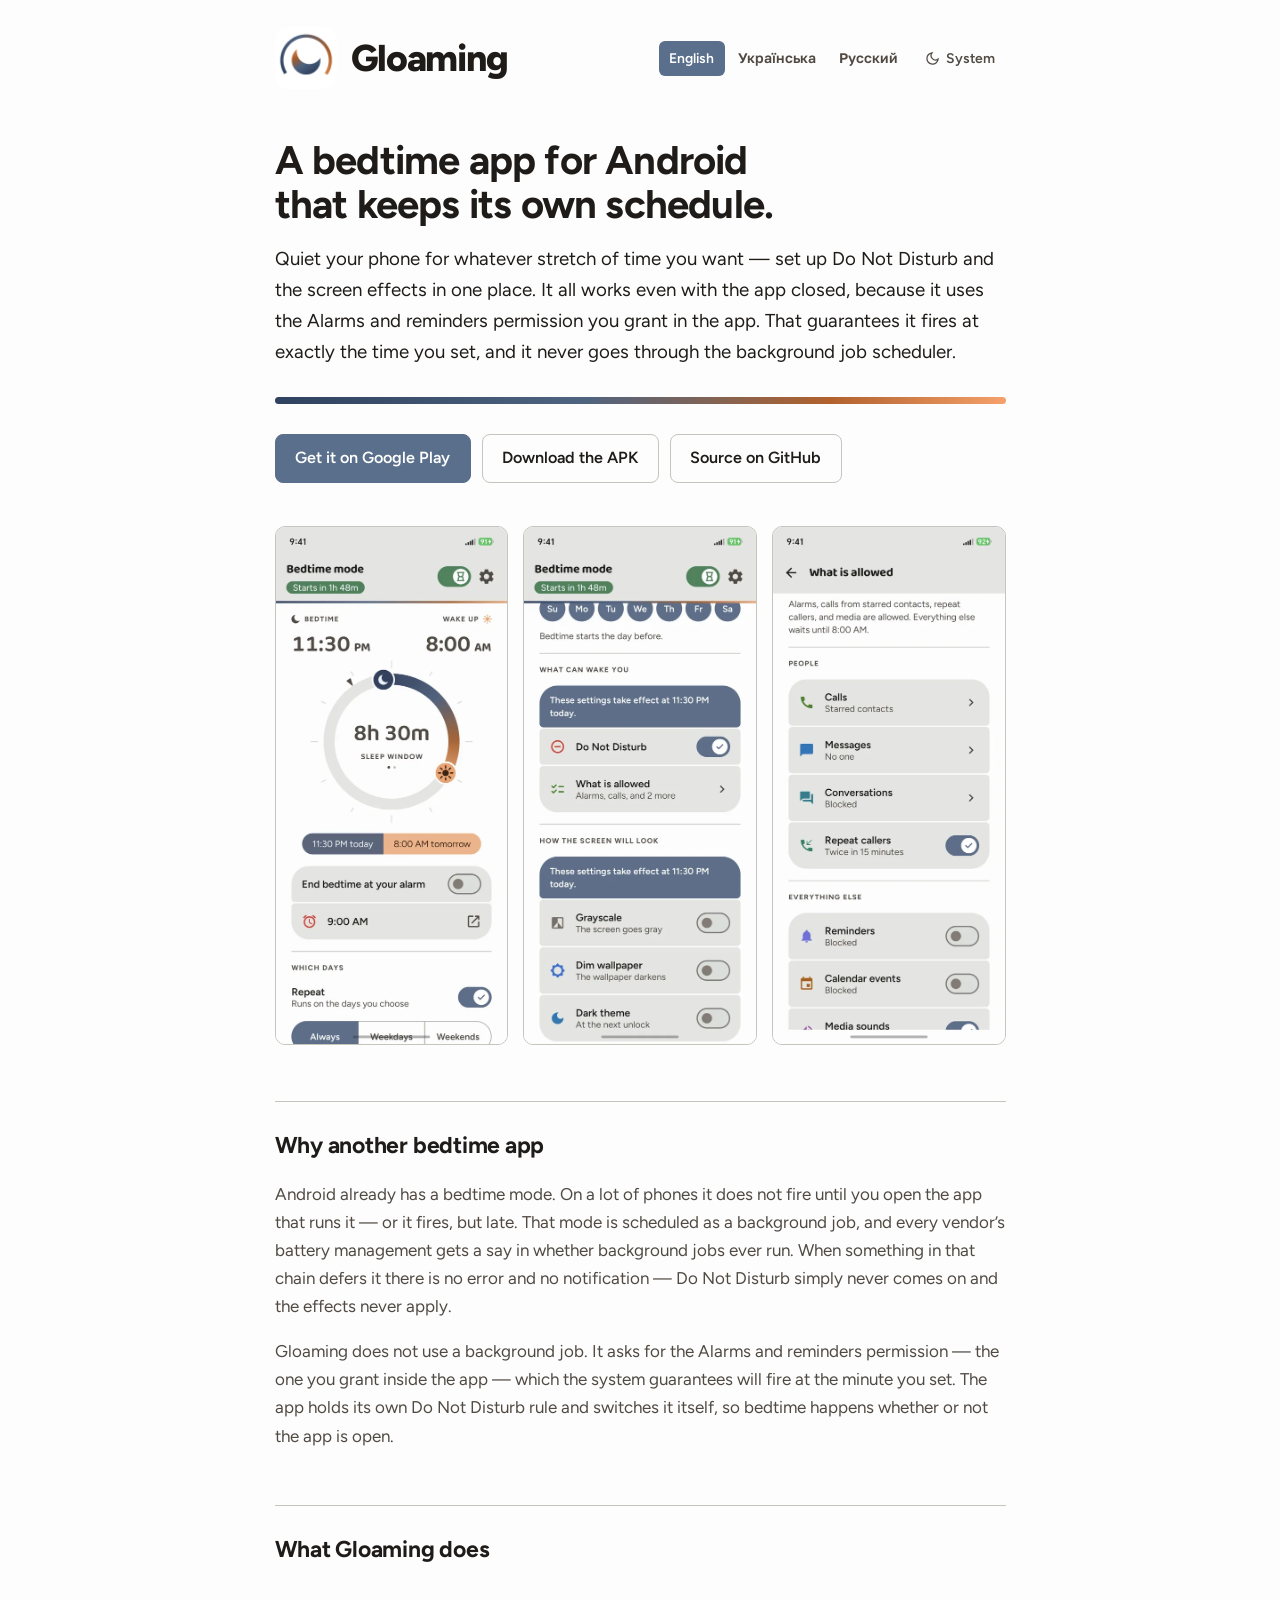
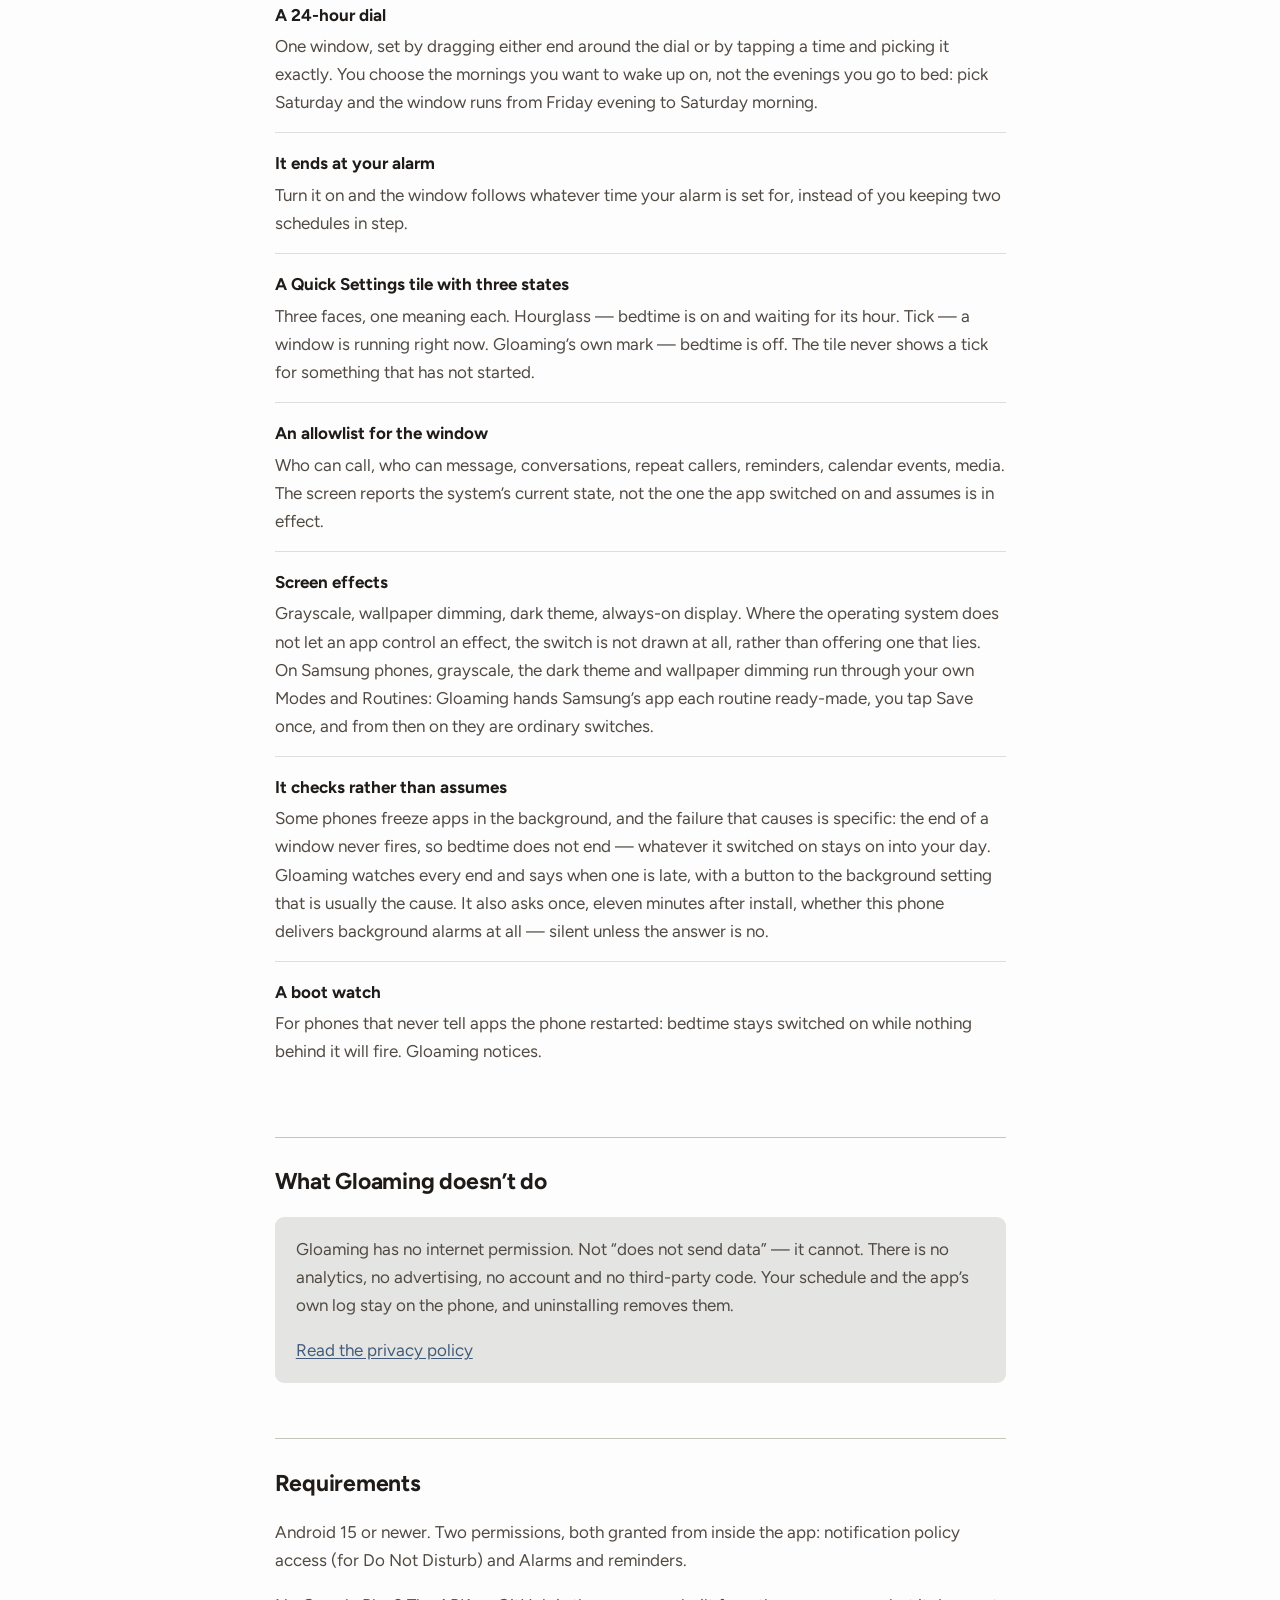
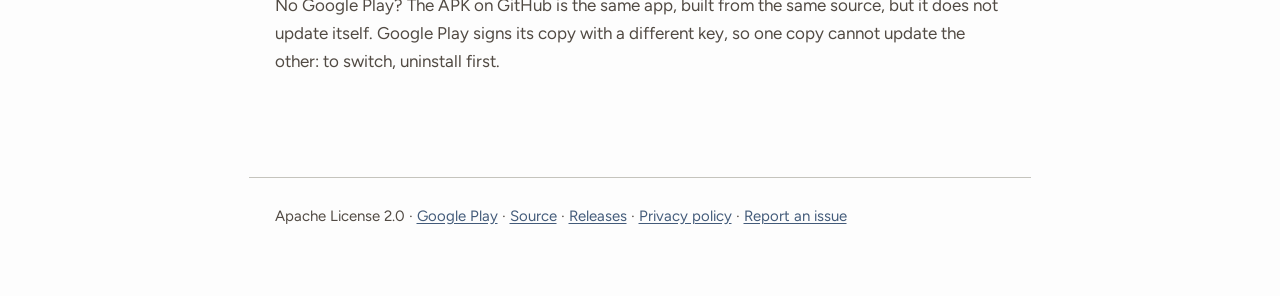
<file: docs/index.html>
<!doctype html>
<html lang="en">
<head>
<meta charset="utf-8">
<meta name="viewport" content="width=device-width, initial-scale=1">
<title>Gloaming · A bedtime app for Android that keeps its own schedule.</title>
<meta name="description" content="A bedtime app for Android that keeps its own schedule.">
<link rel="icon" href="icon.png">
<link rel="preconnect" href="https://fonts.googleapis.com"><link rel="preconnect" href="https://fonts.gstatic.com" crossorigin><link rel="stylesheet" href="https://fonts.googleapis.com/css2?family=Figtree:wght@400;600;700&family=Golos+Text:wght@400;600;700&display=swap">
<link rel="stylesheet" href="gloaming.css">
<script>(function(){try{var v=localStorage.getItem('gloaming-theme');if(v&&v!=='system')document.documentElement.setAttribute('data-theme',v);}catch(e){}})();</script>
</head>
<body>
<header class="bar">
  <a class="brand" href="index.html"><img src="icon.png" alt="" width="62" height="62">Gloaming</a>
  <div class="bar-end">
    <nav class="langs" aria-label="Language"><a href="index.html" aria-current="page"><span class="lg">English</span><span class="sm">EN</span></a><a href="uk/index.html"><span class="lg">Українська</span><span class="sm">UA</span></a><a href="ru/index.html"><span class="lg">Русский</span><span class="sm">RU</span></a></nav>
    <button class="theme" type="button"
      data-name-system="System" data-name-dawn="Dawn" data-name-dusk="Dusk"
      data-label-system="System" data-label-dawn="Dawn" data-label-dusk="Dusk"
      aria-label="System">
      <svg viewBox="0 0 24 24" fill="none" stroke="currentColor" stroke-width="2" aria-hidden="true">
        <path d="M21 12.8A9 9 0 1 1 11.2 3a7 7 0 0 0 9.8 9.8Z"/>
      </svg><span class="theme-name">System</span>
    </button>
  </div>
</header>
<main>
  <div class="hero">
    <h1>A bedtime app for Android that keeps its own schedule.</h1>
    <p class="lead">Quiet your phone for whatever stretch of time you want — set up Do Not Disturb and the screen effects in one place. It all works even with the app closed, because it uses the Alarms and reminders permission you grant in the app. That guarantees it fires at exactly the time you set, and it never goes through the background job scheduler.</p>
    <div class="sweep"></div>
    <div class="cta">
      <a class="btn" href="https://play.google.com/store/apps/details?id=com.jemcik.gloaming">Get it on Google Play</a>
      <a class="btn ghost" href="https://github.com/jemcik/Gloaming/releases">Download the APK</a>
      <a class="btn ghost" href="https://github.com/jemcik/Gloaming">Source on GitHub</a>
    </div>
  </div>

  <div class="shots">
    <button class="shot light" type="button" data-full="screenshots/en/light/home.png" aria-label="The home screen mid-window"><img src="screenshots/web/en/light/home.webp" alt="The home screen mid-window" loading="lazy"></button>
    <button class="shot dark" type="button" data-full="screenshots/en/dark/home.png" aria-label="The home screen mid-window"><img src="screenshots/web/en/dark/home.webp" alt="The home screen mid-window" loading="lazy"></button>
    <button class="shot light" type="button" data-full="screenshots/en/light/effects.png" aria-label="How the screen looks during a window"><img src="screenshots/web/en/light/effects.webp" alt="How the screen looks during a window" loading="lazy"></button>
    <button class="shot dark" type="button" data-full="screenshots/en/dark/effects.png" aria-label="How the screen looks during a window"><img src="screenshots/web/en/dark/effects.webp" alt="How the screen looks during a window" loading="lazy"></button>
    <button class="shot light" type="button" data-full="screenshots/en/light/allowed.png" aria-label="What is allowed to interrupt"><img src="screenshots/web/en/light/allowed.webp" alt="What is allowed to interrupt" loading="lazy"></button>
    <button class="shot dark" type="button" data-full="screenshots/en/dark/allowed.png" aria-label="What is allowed to interrupt"><img src="screenshots/web/en/dark/allowed.webp" alt="What is allowed to interrupt" loading="lazy"></button>
  </div>

  <section>
    <h2>Why another bedtime app</h2>
    <p>Android already has a bedtime mode. On a lot of phones it does not fire until you open the app that runs it — or it fires, but late. That mode is scheduled as a background job, and every vendor’s battery management gets a say in whether background jobs ever run. When something in that chain defers it there is no error and no notification — Do Not Disturb simply never comes on and the effects never apply.</p>
    <p>Gloaming does not use a background job. It asks for the Alarms and reminders permission — the one you grant inside the app — which the system guarantees will fire at the minute you set. The app holds its own Do Not Disturb rule and switches it itself, so bedtime happens whether or not the app is open.</p>
  </section>

  <section>
    <h2>What Gloaming does</h2>
    <div class="feats">
    <div class="feat"><h3>A 24-hour dial</h3><p>One window, set by dragging either end around the dial or by tapping a time and picking it exactly. You choose the mornings you want to wake up on, not the evenings you go to bed: pick Saturday and the window runs from Friday evening to Saturday morning.</p></div>
    <div class="feat"><h3>It ends at your alarm</h3><p>Turn it on and the window follows whatever time your alarm is set for, instead of you keeping two schedules in step.</p></div>
    <div class="feat"><h3>A Quick Settings tile with three states</h3><p>Three faces, one meaning each. Hourglass — bedtime is on and waiting for its hour. Tick — a window is running right now. Gloaming’s own mark — bedtime is off. The tile never shows a tick for something that has not started.</p></div>
    <div class="feat"><h3>An allowlist for the window</h3><p>Who can call, who can message, conversations, repeat callers, reminders, calendar events, media. The screen reports the system’s current state, not the one the app switched on and assumes is in effect.</p></div>
    <div class="feat"><h3>Screen effects</h3><p>Grayscale, wallpaper dimming, dark theme, always-on display. Where the operating system does not let an app control an effect, the switch is not drawn at all, rather than offering one that lies. On Samsung phones, grayscale, the dark theme and wallpaper dimming run through your own Modes and Routines: Gloaming hands Samsung’s app each routine ready-made, you tap Save once, and from then on they are ordinary switches.</p></div>
    <div class="feat"><h3>It checks rather than assumes</h3><p>Some phones freeze apps in the background, and the failure that causes is specific: the end of a window never fires, so bedtime does not end — whatever it switched on stays on into your day. Gloaming watches every end and says when one is late, with a button to the background setting that is usually the cause. It also asks once, eleven minutes after install, whether this phone delivers background alarms at all — silent unless the answer is no.</p></div>
    <div class="feat"><h3>A boot watch</h3><p>For phones that never tell apps the phone restarted: bedtime stays switched on while nothing behind it will fire. Gloaming notices.</p></div>
    </div>
  </section>

  <section>
    <h2>What Gloaming doesn’t do</h2>
    <div class="note"><p>Gloaming has no internet permission. Not “does not send data” — it cannot. There is no analytics, no advertising, no account and no third-party code. Your schedule and the app’s own log stay on the phone, and uninstalling removes them.</p>
    <p><a href="privacy-policy.html">Read the privacy policy</a></p></div>
  </section>

  <section>
    <h2>Requirements</h2>
    <p>Android 15 or newer. Two permissions, both granted from inside the app: notification policy access (for Do Not Disturb) and Alarms and reminders.</p>
    <p>No Google Play? The APK on GitHub is the same app, built from the same source, but it does not update itself. Google Play signs its copy with a different key, so one copy cannot update the other: to switch, uninstall first.</p>
  </section>
</main>

<footer>
  Apache License 2.0 · <a href="https://play.google.com/store/apps/details?id=com.jemcik.gloaming">Google Play</a> ·
  <a href="https://github.com/jemcik/Gloaming">Source</a> ·
  <a href="https://github.com/jemcik/Gloaming/releases">Releases</a> ·
  <a href="privacy-policy.html">Privacy policy</a> ·
  <a href="https://github.com/jemcik/Gloaming/issues">Report an issue</a>
</footer>
<div class="viewer" hidden tabindex="-1" role="dialog" aria-modal="true" aria-label="Screenshots">
  <button class="vnav prev" type="button" aria-label="Previous screenshot"><svg viewBox="0 0 24 24" fill="none" stroke="currentColor" stroke-width="2.2" stroke-linecap="round" stroke-linejoin="round" aria-hidden="true"><path d="m15 5-7 7 7 7"/></svg></button>
  <img alt="">
  <button class="vnav next" type="button" aria-label="Next screenshot"><svg viewBox="0 0 24 24" fill="none" stroke="currentColor" stroke-width="2.2" stroke-linecap="round" stroke-linejoin="round" aria-hidden="true"><path d="m9 5 7 7-7 7"/></svg></button>
  <p class="vcount" aria-live="polite"></p>
</div>
<script src="gloaming.js"></script>
</body>
</html>
</file>
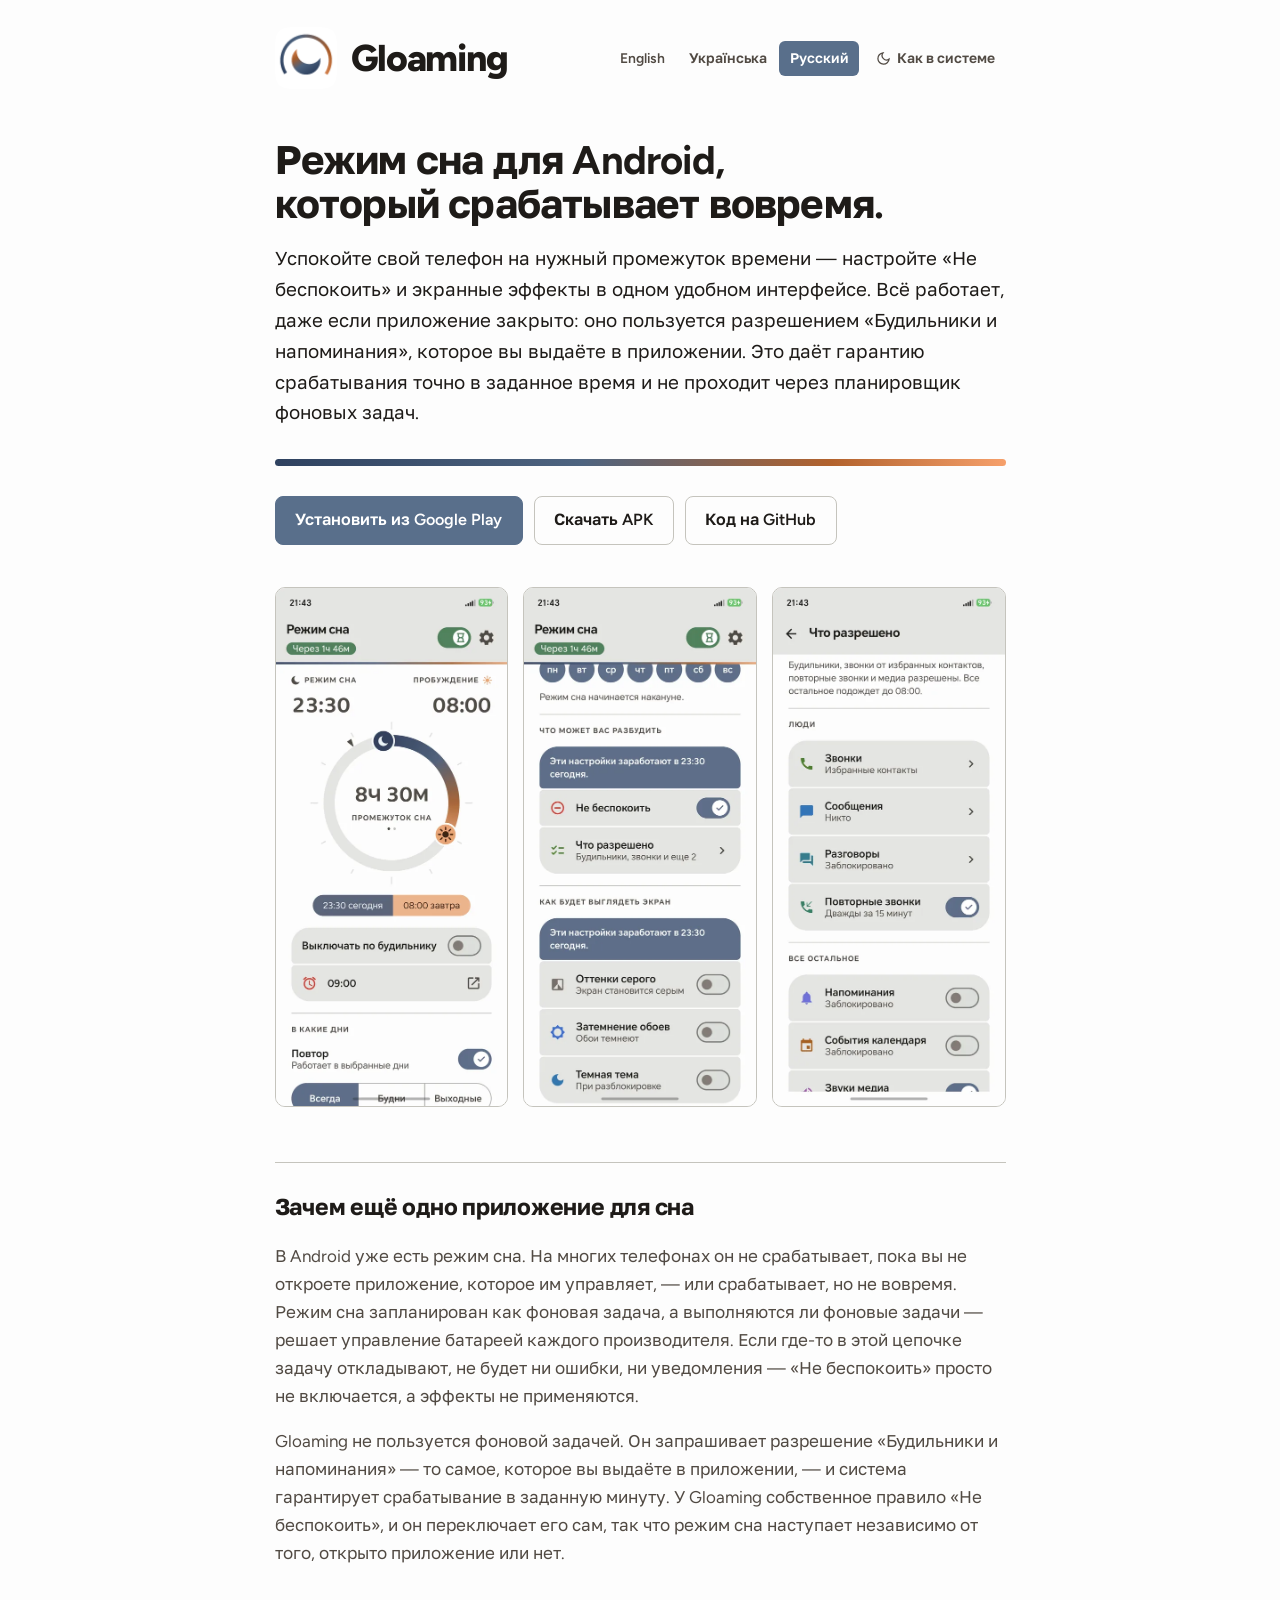
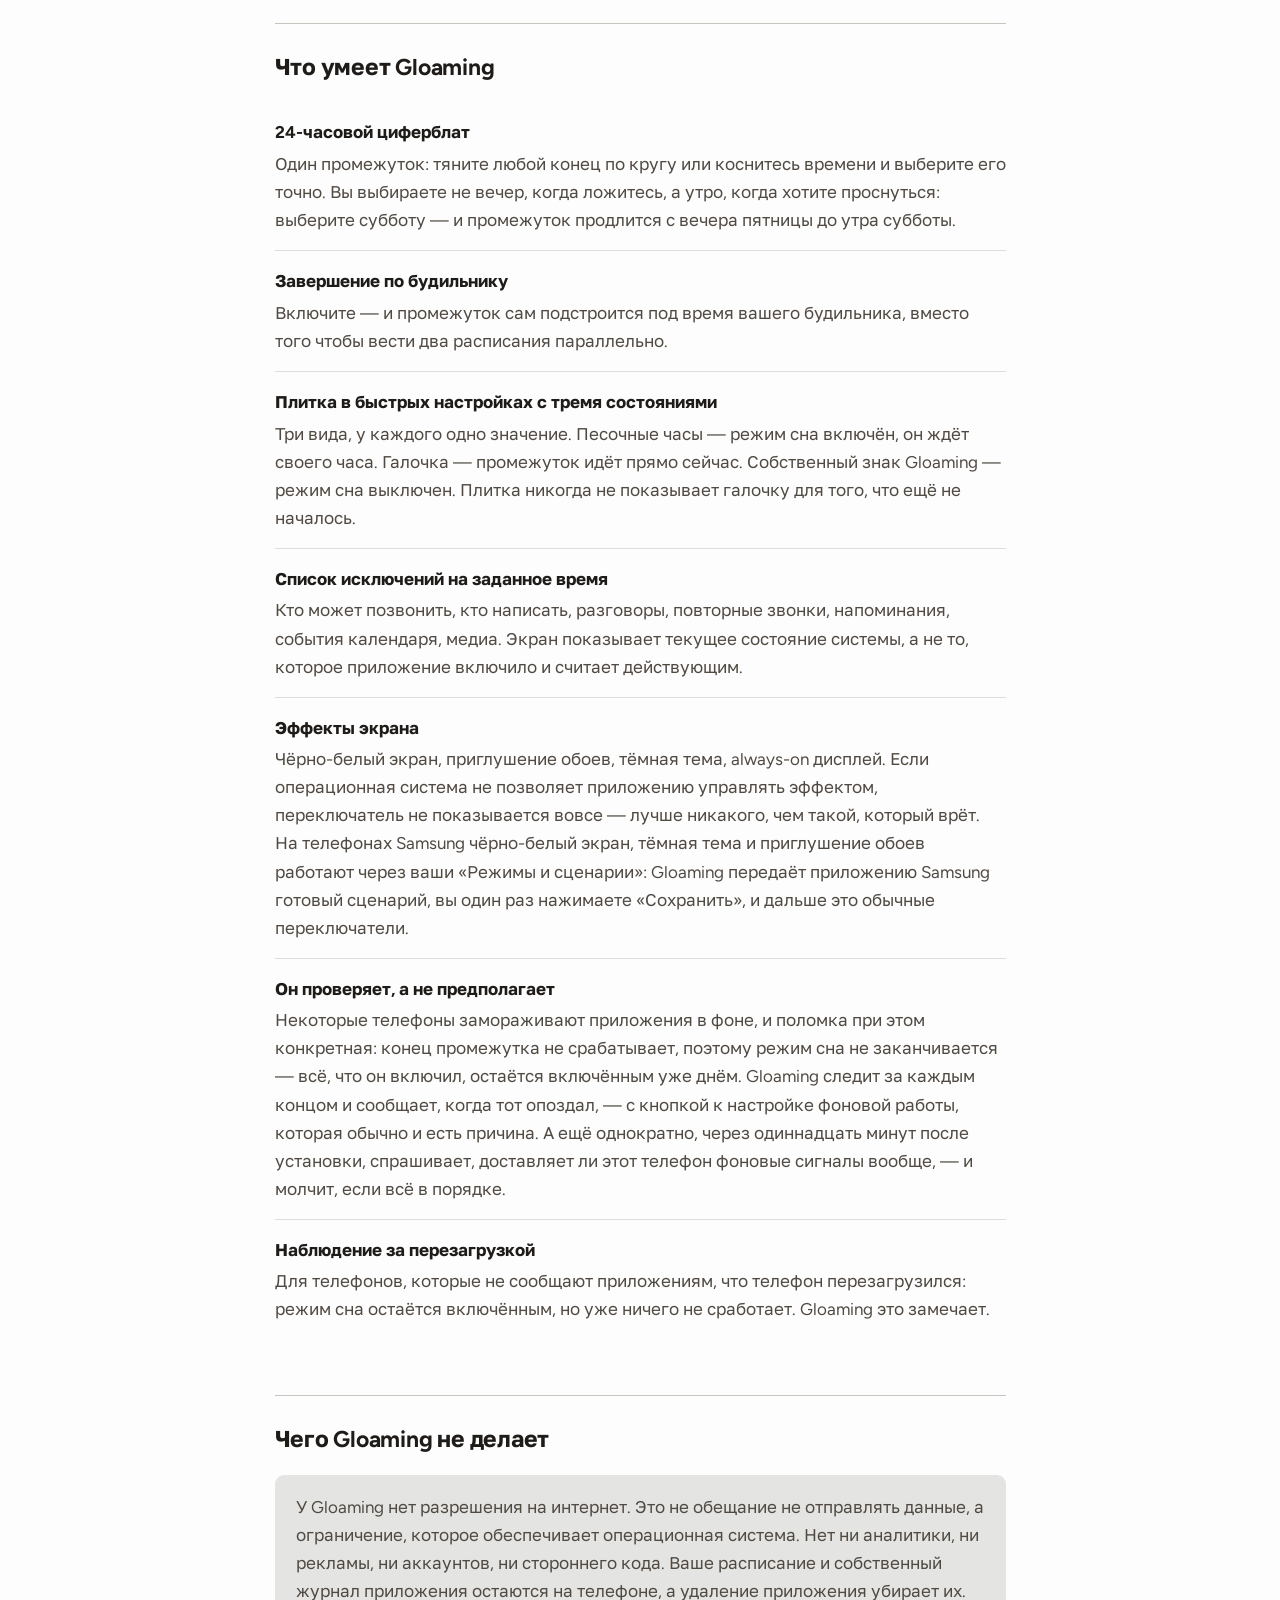
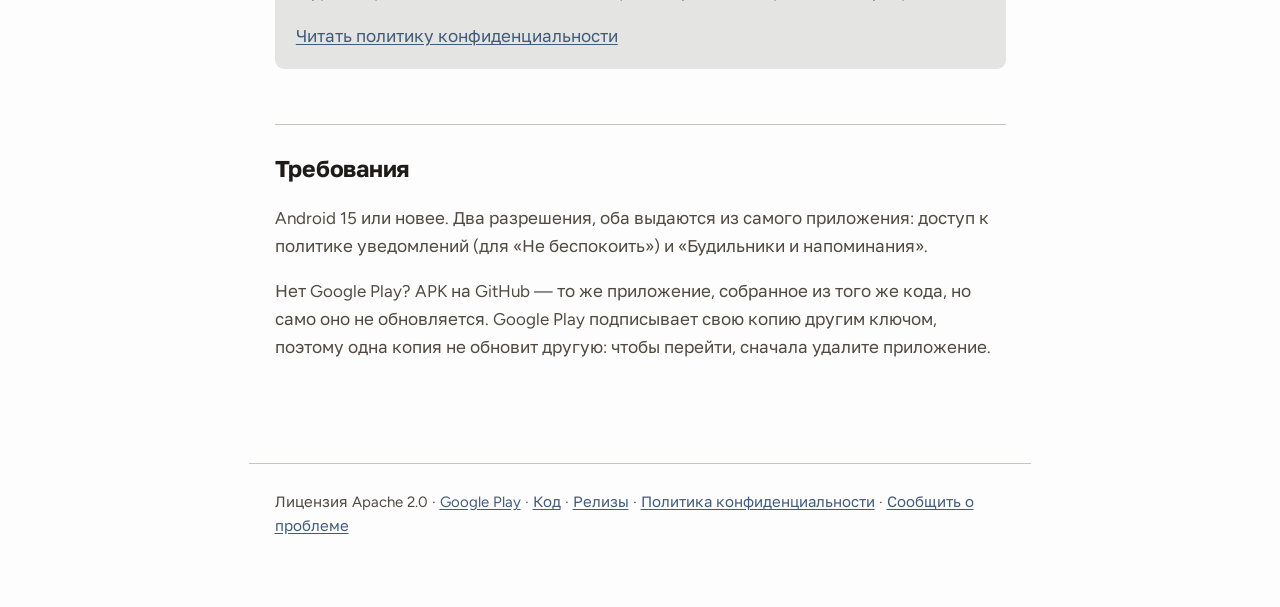
<file: docs/ru/index.html>
<!doctype html>
<html lang="ru">
<head>
<meta charset="utf-8">
<meta name="viewport" content="width=device-width, initial-scale=1">
<title>Gloaming · Режим сна для Android, который срабатывает вовремя.</title>
<meta name="description" content="Режим сна для Android, который срабатывает вовремя.">
<link rel="icon" href="../icon.png">
<link rel="preconnect" href="https://fonts.googleapis.com"><link rel="preconnect" href="https://fonts.gstatic.com" crossorigin><link rel="stylesheet" href="https://fonts.googleapis.com/css2?family=Figtree:wght@400;600;700&family=Golos+Text:wght@400;600;700&display=swap">
<link rel="stylesheet" href="../gloaming.css">
<script>(function(){try{var v=localStorage.getItem('gloaming-theme');if(v&&v!=='system')document.documentElement.setAttribute('data-theme',v);}catch(e){}})();</script>
</head>
<body>
<header class="bar">
  <a class="brand" href="index.html"><img src="../icon.png" alt="" width="62" height="62">Gloaming</a>
  <div class="bar-end">
    <nav class="langs" aria-label="Language"><a href="../index.html"><span class="lg">English</span><span class="sm">EN</span></a><a href="../uk/index.html"><span class="lg">Українська</span><span class="sm">UA</span></a><a href="../ru/index.html" aria-current="page"><span class="lg">Русский</span><span class="sm">RU</span></a></nav>
    <button class="theme" type="button"
      data-name-system="Как в системе" data-name-dawn="Светлая" data-name-dusk="Тёмная"
      data-label-system="Как в системе" data-label-dawn="Светлая" data-label-dusk="Тёмная"
      aria-label="Как в системе">
      <svg viewBox="0 0 24 24" fill="none" stroke="currentColor" stroke-width="2" aria-hidden="true">
        <path d="M21 12.8A9 9 0 1 1 11.2 3a7 7 0 0 0 9.8 9.8Z"/>
      </svg><span class="theme-name">Как в системе</span>
    </button>
  </div>
</header>
<main>
  <div class="hero">
    <h1>Режим сна для Android, который срабатывает вовремя.</h1>
    <p class="lead">Успокойте свой телефон на нужный промежуток времени — настройте «Не беспокоить» и экранные эффекты в одном удобном интерфейсе. Всё работает, даже если приложение закрыто: оно пользуется разрешением «Будильники и напоминания», которое вы выдаёте в приложении. Это даёт гарантию срабатывания точно в заданное время и не проходит через планировщик фоновых задач.</p>
    <div class="sweep"></div>
    <div class="cta">
      <a class="btn" href="https://play.google.com/store/apps/details?id=com.jemcik.gloaming&amp;hl=ru">Установить из Google Play</a>
      <a class="btn ghost" href="https://github.com/jemcik/Gloaming/releases">Скачать APK</a>
      <a class="btn ghost" href="https://github.com/jemcik/Gloaming">Код на GitHub</a>
    </div>
  </div>

  <div class="shots">
    <button class="shot light" type="button" data-full="../screenshots/ru/light/home.png" aria-label="Главный экран посреди промежутка"><img src="../screenshots/web/ru/light/home.webp" alt="Главный экран посреди промежутка" loading="lazy"></button>
    <button class="shot dark" type="button" data-full="../screenshots/ru/dark/home.png" aria-label="Главный экран посреди промежутка"><img src="../screenshots/web/ru/dark/home.webp" alt="Главный экран посреди промежутка" loading="lazy"></button>
    <button class="shot light" type="button" data-full="../screenshots/ru/light/effects.png" aria-label="Как выглядит экран во время промежутка"><img src="../screenshots/web/ru/light/effects.webp" alt="Как выглядит экран во время промежутка" loading="lazy"></button>
    <button class="shot dark" type="button" data-full="../screenshots/ru/dark/effects.png" aria-label="Как выглядит экран во время промежутка"><img src="../screenshots/web/ru/dark/effects.webp" alt="Как выглядит экран во время промежутка" loading="lazy"></button>
    <button class="shot light" type="button" data-full="../screenshots/ru/light/allowed.png" aria-label="Что разрешено прерывать"><img src="../screenshots/web/ru/light/allowed.webp" alt="Что разрешено прерывать" loading="lazy"></button>
    <button class="shot dark" type="button" data-full="../screenshots/ru/dark/allowed.png" aria-label="Что разрешено прерывать"><img src="../screenshots/web/ru/dark/allowed.webp" alt="Что разрешено прерывать" loading="lazy"></button>
  </div>

  <section>
    <h2>Зачем ещё одно приложение для сна</h2>
    <p>В Android уже есть режим сна. На многих телефонах он не срабатывает, пока вы не откроете приложение, которое им управляет, — или срабатывает, но не вовремя. Режим сна запланирован как фоновая задача, а выполняются ли фоновые задачи — решает управление батареей каждого производителя. Если где-то в этой цепочке задачу откладывают, не будет ни ошибки, ни уведомления — «Не беспокоить» просто не включается, а эффекты не применяются.</p>
    <p>Gloaming не пользуется фоновой задачей. Он запрашивает разрешение «Будильники и напоминания» — то самое, которое вы выдаёте в приложении, — и система гарантирует срабатывание в заданную минуту. У Gloaming собственное правило «Не беспокоить», и он переключает его сам, так что режим сна наступает независимо от того, открыто приложение или нет.</p>
  </section>

  <section>
    <h2>Что умеет Gloaming</h2>
    <div class="feats">
    <div class="feat"><h3>24-часовой циферблат</h3><p>Один промежуток: тяните любой конец по кругу или коснитесь времени и выберите его точно. Вы выбираете не вечер, когда ложитесь, а утро, когда хотите проснуться: выберите субботу — и промежуток продлится с вечера пятницы до утра субботы.</p></div>
    <div class="feat"><h3>Завершение по будильнику</h3><p>Включите — и промежуток сам подстроится под время вашего будильника, вместо того чтобы вести два расписания параллельно.</p></div>
    <div class="feat"><h3>Плитка в быстрых настройках с тремя состояниями</h3><p>Три вида, у каждого одно значение. Песочные часы — режим сна включён, он ждёт своего часа. Галочка — промежуток идёт прямо сейчас. Собственный знак Gloaming — режим сна выключен. Плитка никогда не показывает галочку для того, что ещё не началось.</p></div>
    <div class="feat"><h3>Список исключений на заданное время</h3><p>Кто может позвонить, кто написать, разговоры, повторные звонки, напоминания, события календаря, медиа. Экран показывает текущее состояние системы, а не то, которое приложение включило и считает действующим.</p></div>
    <div class="feat"><h3>Эффекты экрана</h3><p>Чёрно-белый экран, приглушение обоев, тёмная тема, always-on дисплей. Если операционная система не позволяет приложению управлять эффектом, переключатель не показывается вовсе — лучше никакого, чем такой, который врёт. На телефонах Samsung чёрно-белый экран, тёмная тема и приглушение обоев работают через ваши «Режимы и сценарии»: Gloaming передаёт приложению Samsung готовый сценарий, вы один раз нажимаете «Сохранить», и дальше это обычные переключатели.</p></div>
    <div class="feat"><h3>Он проверяет, а не предполагает</h3><p>Некоторые телефоны замораживают приложения в фоне, и поломка при этом конкретная: конец промежутка не срабатывает, поэтому режим сна не заканчивается — всё, что он включил, остаётся включённым уже днём. Gloaming следит за каждым концом и сообщает, когда тот опоздал, — с кнопкой к настройке фоновой работы, которая обычно и есть причина. А ещё однократно, через одиннадцать минут после установки, спрашивает, доставляет ли этот телефон фоновые сигналы вообще, — и молчит, если всё в порядке.</p></div>
    <div class="feat"><h3>Наблюдение за перезагрузкой</h3><p>Для телефонов, которые не сообщают приложениям, что телефон перезагрузился: режим сна остаётся включённым, но уже ничего не сработает. Gloaming это замечает.</p></div>
    </div>
  </section>

  <section>
    <h2>Чего Gloaming не делает</h2>
    <div class="note"><p>У Gloaming нет разрешения на интернет. Это не обещание не отправлять данные, а ограничение, которое обеспечивает операционная система. Нет ни аналитики, ни рекламы, ни аккаунтов, ни стороннего кода. Ваше расписание и собственный журнал приложения остаются на телефоне, а удаление приложения убирает их.</p>
    <p><a href="privacy-policy.html">Читать политику конфиденциальности</a></p></div>
  </section>

  <section>
    <h2>Требования</h2>
    <p>Android 15 или новее. Два разрешения, оба выдаются из самого приложения: доступ к политике уведомлений (для «Не беспокоить») и «Будильники и напоминания».</p>
    <p>Нет Google Play? APK на GitHub — то же приложение, собранное из того же кода, но само оно не обновляется. Google Play подписывает свою копию другим ключом, поэтому одна копия не обновит другую: чтобы перейти, сначала удалите приложение.</p>
  </section>
</main>

<footer>
  Лицензия Apache 2.0 · <a href="https://play.google.com/store/apps/details?id=com.jemcik.gloaming&amp;hl=ru">Google Play</a> ·
  <a href="https://github.com/jemcik/Gloaming">Код</a> ·
  <a href="https://github.com/jemcik/Gloaming/releases">Релизы</a> ·
  <a href="privacy-policy.html">Политика конфиденциальности</a> ·
  <a href="https://github.com/jemcik/Gloaming/issues">Сообщить о проблеме</a>
</footer>
<div class="viewer" hidden tabindex="-1" role="dialog" aria-modal="true" aria-label="Снимки экрана">
  <button class="vnav prev" type="button" aria-label="Предыдущий снимок"><svg viewBox="0 0 24 24" fill="none" stroke="currentColor" stroke-width="2.2" stroke-linecap="round" stroke-linejoin="round" aria-hidden="true"><path d="m15 5-7 7 7 7"/></svg></button>
  <img alt="">
  <button class="vnav next" type="button" aria-label="Следующий снимок"><svg viewBox="0 0 24 24" fill="none" stroke="currentColor" stroke-width="2.2" stroke-linecap="round" stroke-linejoin="round" aria-hidden="true"><path d="m9 5 7 7-7 7"/></svg></button>
  <p class="vcount" aria-live="polite"></p>
</div>
<script src="../gloaming.js"></script>
</body>
</html>
</file>
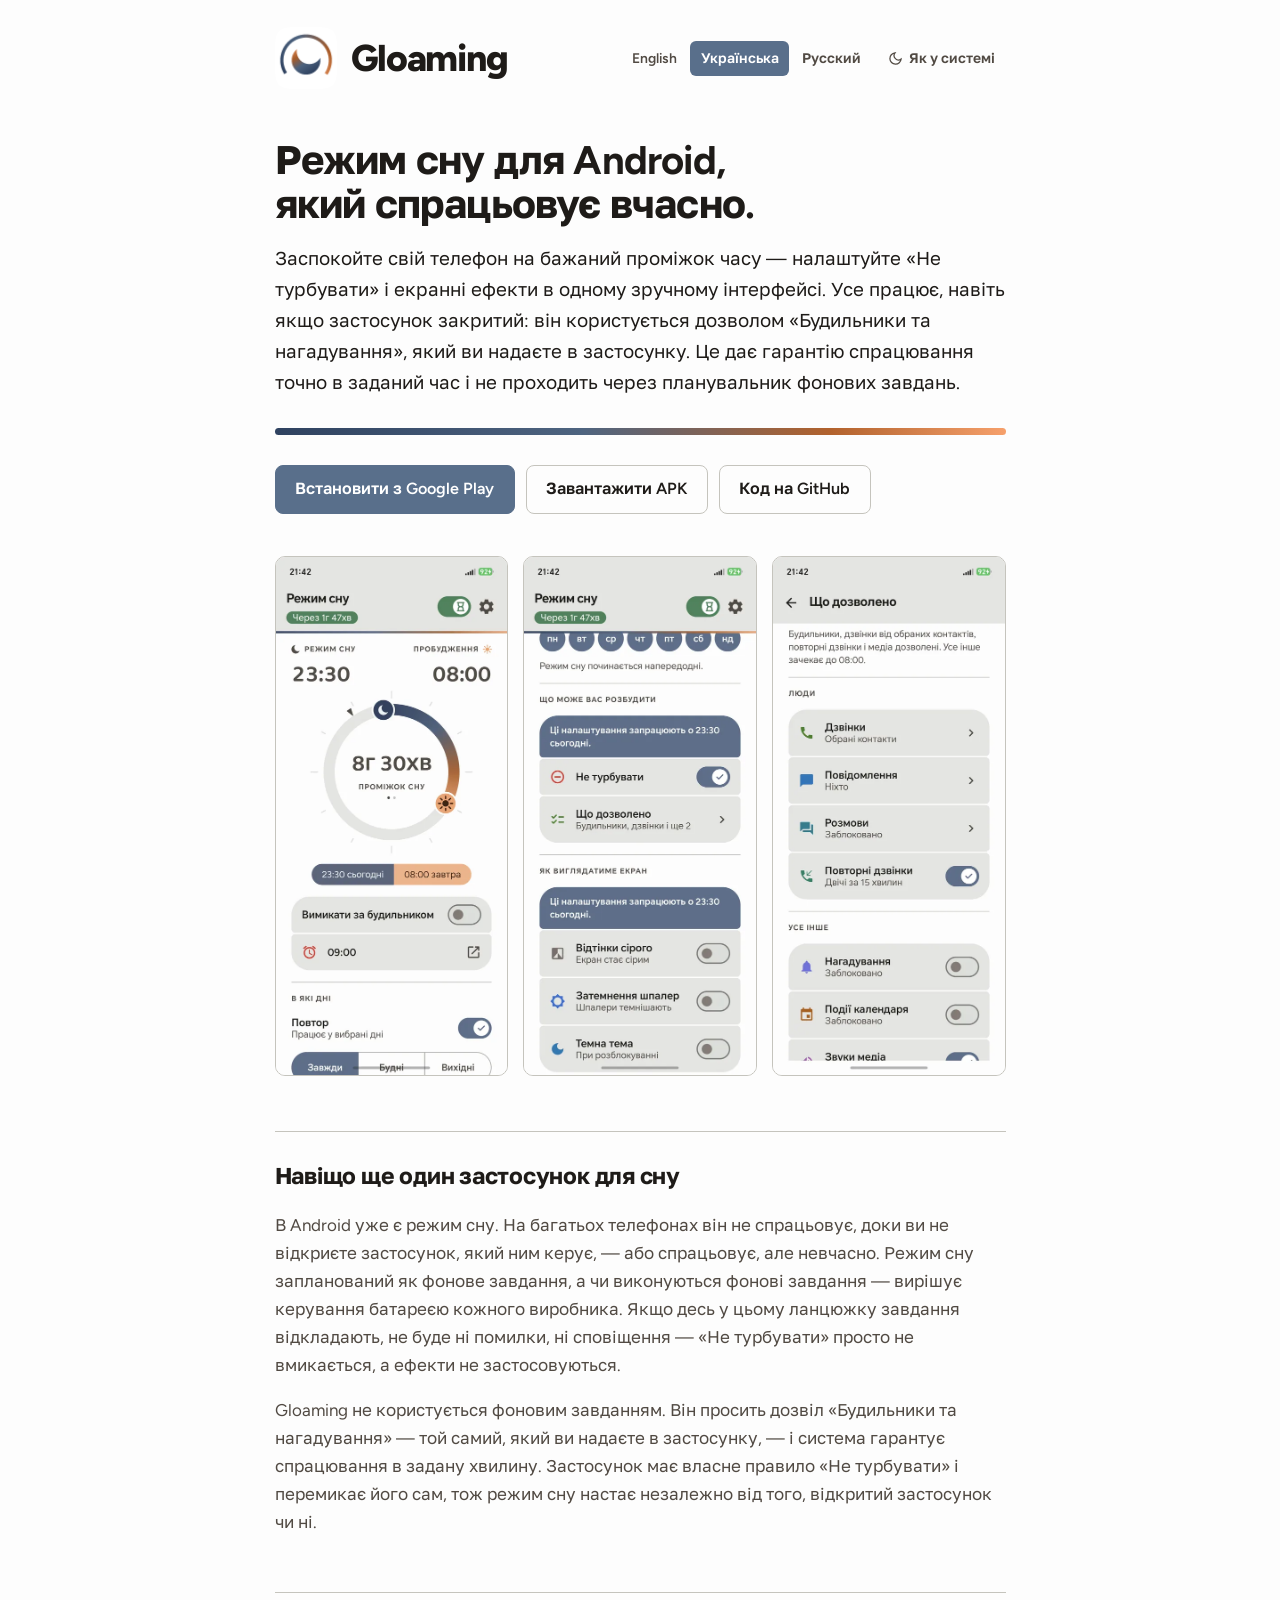
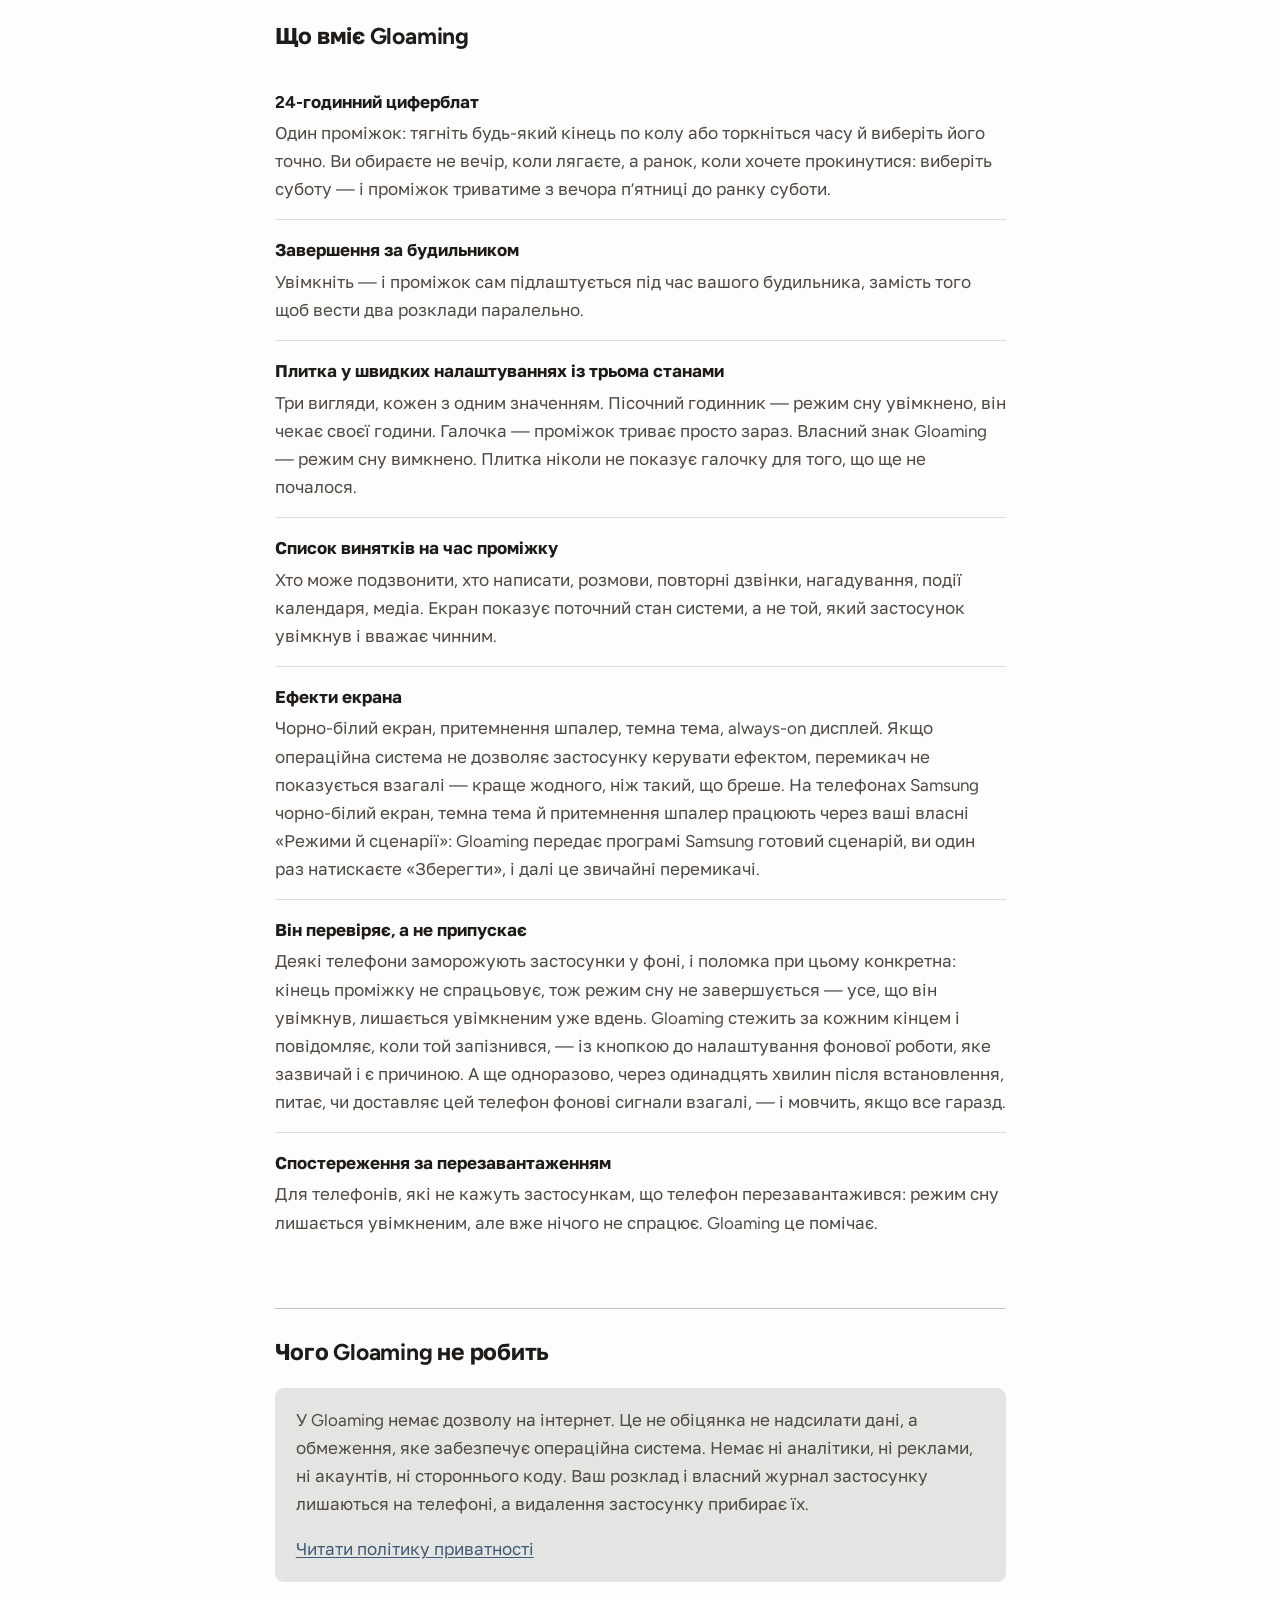
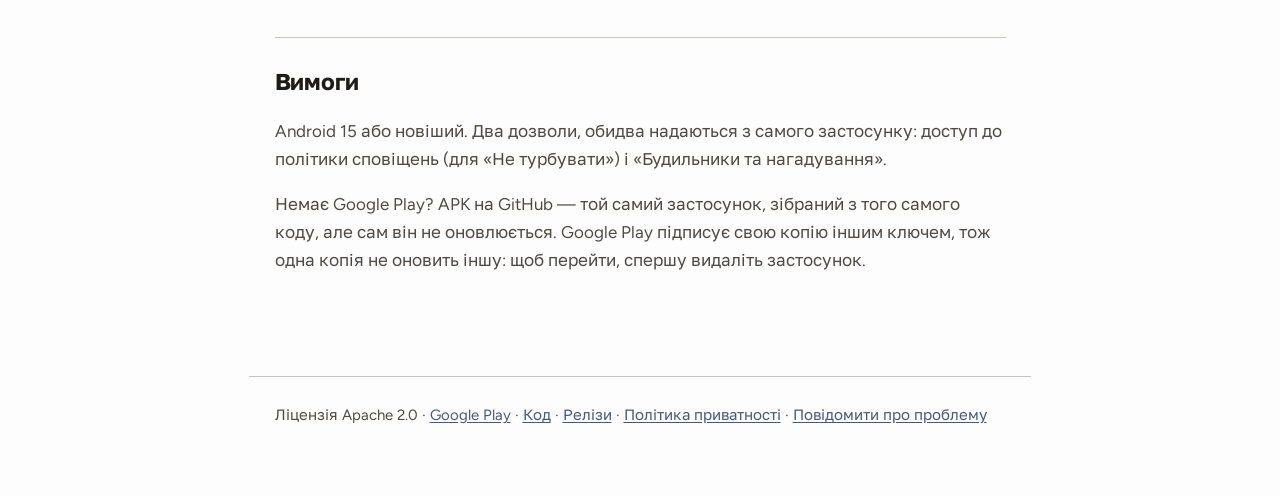
<file: docs/uk/index.html>
<!doctype html>
<html lang="uk">
<head>
<meta charset="utf-8">
<meta name="viewport" content="width=device-width, initial-scale=1">
<title>Gloaming · Режим сну для Android, який спрацьовує вчасно.</title>
<meta name="description" content="Режим сну для Android, який спрацьовує вчасно.">
<link rel="icon" href="../icon.png">
<link rel="preconnect" href="https://fonts.googleapis.com"><link rel="preconnect" href="https://fonts.gstatic.com" crossorigin><link rel="stylesheet" href="https://fonts.googleapis.com/css2?family=Figtree:wght@400;600;700&family=Golos+Text:wght@400;600;700&display=swap">
<link rel="stylesheet" href="../gloaming.css">
<script>(function(){try{var v=localStorage.getItem('gloaming-theme');if(v&&v!=='system')document.documentElement.setAttribute('data-theme',v);}catch(e){}})();</script>
</head>
<body>
<header class="bar">
  <a class="brand" href="index.html"><img src="../icon.png" alt="" width="62" height="62">Gloaming</a>
  <div class="bar-end">
    <nav class="langs" aria-label="Language"><a href="../index.html"><span class="lg">English</span><span class="sm">EN</span></a><a href="../uk/index.html" aria-current="page"><span class="lg">Українська</span><span class="sm">UA</span></a><a href="../ru/index.html"><span class="lg">Русский</span><span class="sm">RU</span></a></nav>
    <button class="theme" type="button"
      data-name-system="Як у системі" data-name-dawn="Світла" data-name-dusk="Темна"
      data-label-system="Як у системі" data-label-dawn="Світла" data-label-dusk="Темна"
      aria-label="Як у системі">
      <svg viewBox="0 0 24 24" fill="none" stroke="currentColor" stroke-width="2" aria-hidden="true">
        <path d="M21 12.8A9 9 0 1 1 11.2 3a7 7 0 0 0 9.8 9.8Z"/>
      </svg><span class="theme-name">Як у системі</span>
    </button>
  </div>
</header>
<main>
  <div class="hero">
    <h1>Режим сну для Android, який спрацьовує вчасно.</h1>
    <p class="lead">Заспокойте свій телефон на бажаний проміжок часу — налаштуйте «Не турбувати» і екранні ефекти в одному зручному інтерфейсі. Усе працює, навіть якщо застосунок закритий: він користується дозволом «Будильники та нагадування», який ви надаєте в застосунку. Це дає гарантію спрацювання точно в заданий час і не проходить через планувальник фонових завдань.</p>
    <div class="sweep"></div>
    <div class="cta">
      <a class="btn" href="https://play.google.com/store/apps/details?id=com.jemcik.gloaming&amp;hl=uk">Встановити з Google Play</a>
      <a class="btn ghost" href="https://github.com/jemcik/Gloaming/releases">Завантажити APK</a>
      <a class="btn ghost" href="https://github.com/jemcik/Gloaming">Код на GitHub</a>
    </div>
  </div>

  <div class="shots">
    <button class="shot light" type="button" data-full="../screenshots/uk/light/home.png" aria-label="Головний екран посеред проміжку"><img src="../screenshots/web/uk/light/home.webp" alt="Головний екран посеред проміжку" loading="lazy"></button>
    <button class="shot dark" type="button" data-full="../screenshots/uk/dark/home.png" aria-label="Головний екран посеред проміжку"><img src="../screenshots/web/uk/dark/home.webp" alt="Головний екран посеред проміжку" loading="lazy"></button>
    <button class="shot light" type="button" data-full="../screenshots/uk/light/effects.png" aria-label="Який вигляд має екран під час проміжку"><img src="../screenshots/web/uk/light/effects.webp" alt="Який вигляд має екран під час проміжку" loading="lazy"></button>
    <button class="shot dark" type="button" data-full="../screenshots/uk/dark/effects.png" aria-label="Який вигляд має екран під час проміжку"><img src="../screenshots/web/uk/dark/effects.webp" alt="Який вигляд має екран під час проміжку" loading="lazy"></button>
    <button class="shot light" type="button" data-full="../screenshots/uk/light/allowed.png" aria-label="Що дозволено переривати"><img src="../screenshots/web/uk/light/allowed.webp" alt="Що дозволено переривати" loading="lazy"></button>
    <button class="shot dark" type="button" data-full="../screenshots/uk/dark/allowed.png" aria-label="Що дозволено переривати"><img src="../screenshots/web/uk/dark/allowed.webp" alt="Що дозволено переривати" loading="lazy"></button>
  </div>

  <section>
    <h2>Навіщо ще один застосунок для сну</h2>
    <p>В Android уже є режим сну. На багатьох телефонах він не спрацьовує, доки ви не відкриєте застосунок, який ним керує, — або спрацьовує, але невчасно. Режим сну запланований як фонове завдання, а чи виконуються фонові завдання — вирішує керування батареєю кожного виробника. Якщо десь у цьому ланцюжку завдання відкладають, не буде ні помилки, ні сповіщення — «Не турбувати» просто не вмикається, а ефекти не застосовуються.</p>
    <p>Gloaming не користується фоновим завданням. Він просить дозвіл «Будильники та нагадування» — той самий, який ви надаєте в застосунку, — і система гарантує спрацювання в задану хвилину. Застосунок має власне правило «Не турбувати» і перемикає його сам, тож режим сну настає незалежно від того, відкритий застосунок чи ні.</p>
  </section>

  <section>
    <h2>Що вміє Gloaming</h2>
    <div class="feats">
    <div class="feat"><h3>24-годинний циферблат</h3><p>Один проміжок: тягніть будь-який кінець по колу або торкніться часу й виберіть його точно. Ви обираєте не вечір, коли лягаєте, а ранок, коли хочете прокинутися: виберіть суботу — і проміжок триватиме з вечора п’ятниці до ранку суботи.</p></div>
    <div class="feat"><h3>Завершення за будильником</h3><p>Увімкніть — і проміжок сам підлаштується під час вашого будильника, замість того щоб вести два розклади паралельно.</p></div>
    <div class="feat"><h3>Плитка у швидких налаштуваннях із трьома станами</h3><p>Три вигляди, кожен з одним значенням. Пісочний годинник — режим сну увімкнено, він чекає своєї години. Галочка — проміжок триває просто зараз. Власний знак Gloaming — режим сну вимкнено. Плитка ніколи не показує галочку для того, що ще не почалося.</p></div>
    <div class="feat"><h3>Список винятків на час проміжку</h3><p>Хто може подзвонити, хто написати, розмови, повторні дзвінки, нагадування, події календаря, медіа. Екран показує поточний стан системи, а не той, який застосунок увімкнув і вважає чинним.</p></div>
    <div class="feat"><h3>Ефекти екрана</h3><p>Чорно-білий екран, притемнення шпалер, темна тема, always-on дисплей. Якщо операційна система не дозволяє застосунку керувати ефектом, перемикач не показується взагалі — краще жодного, ніж такий, що бреше. На телефонах Samsung чорно-білий екран, темна тема й притемнення шпалер працюють через ваші власні «Режими й сценарії»: Gloaming передає програмі Samsung готовий сценарій, ви один раз натискаєте «Зберегти», і далі це звичайні перемикачі.</p></div>
    <div class="feat"><h3>Він перевіряє, а не припускає</h3><p>Деякі телефони заморожують застосунки у фоні, і поломка при цьому конкретна: кінець проміжку не спрацьовує, тож режим сну не завершується — усе, що він увімкнув, лишається увімкненим уже вдень. Gloaming стежить за кожним кінцем і повідомляє, коли той запізнився, — із кнопкою до налаштування фонової роботи, яке зазвичай і є причиною. А ще одноразово, через одинадцять хвилин після встановлення, питає, чи доставляє цей телефон фонові сигнали взагалі, — і мовчить, якщо все гаразд.</p></div>
    <div class="feat"><h3>Спостереження за перезавантаженням</h3><p>Для телефонів, які не кажуть застосункам, що телефон перезавантажився: режим сну лишається увімкненим, але вже нічого не спрацює. Gloaming це помічає.</p></div>
    </div>
  </section>

  <section>
    <h2>Чого Gloaming не робить</h2>
    <div class="note"><p>У Gloaming немає дозволу на інтернет. Це не обіцянка не надсилати дані, а обмеження, яке забезпечує операційна система. Немає ні аналітики, ні реклами, ні акаунтів, ні стороннього коду. Ваш розклад і власний журнал застосунку лишаються на телефоні, а видалення застосунку прибирає їх.</p>
    <p><a href="privacy-policy.html">Читати політику приватності</a></p></div>
  </section>

  <section>
    <h2>Вимоги</h2>
    <p>Android 15 або новіший. Два дозволи, обидва надаються з самого застосунку: доступ до політики сповіщень (для «Не турбувати») і «Будильники та нагадування».</p>
    <p>Немає Google Play? APK на GitHub — той самий застосунок, зібраний з того самого коду, але сам він не оновлюється. Google Play підписує свою копію іншим ключем, тож одна копія не оновить іншу: щоб перейти, спершу видаліть застосунок.</p>
  </section>
</main>

<footer>
  Ліцензія Apache 2.0 · <a href="https://play.google.com/store/apps/details?id=com.jemcik.gloaming&amp;hl=uk">Google Play</a> ·
  <a href="https://github.com/jemcik/Gloaming">Код</a> ·
  <a href="https://github.com/jemcik/Gloaming/releases">Релізи</a> ·
  <a href="privacy-policy.html">Політика приватності</a> ·
  <a href="https://github.com/jemcik/Gloaming/issues">Повідомити про проблему</a>
</footer>
<div class="viewer" hidden tabindex="-1" role="dialog" aria-modal="true" aria-label="Знімки екрана">
  <button class="vnav prev" type="button" aria-label="Попередній знімок"><svg viewBox="0 0 24 24" fill="none" stroke="currentColor" stroke-width="2.2" stroke-linecap="round" stroke-linejoin="round" aria-hidden="true"><path d="m15 5-7 7 7 7"/></svg></button>
  <img alt="">
  <button class="vnav next" type="button" aria-label="Наступний знімок"><svg viewBox="0 0 24 24" fill="none" stroke="currentColor" stroke-width="2.2" stroke-linecap="round" stroke-linejoin="round" aria-hidden="true"><path d="m9 5 7 7-7 7"/></svg></button>
  <p class="vcount" aria-live="polite"></p>
</div>
<script src="../gloaming.js"></script>
</body>
</html>
</file>
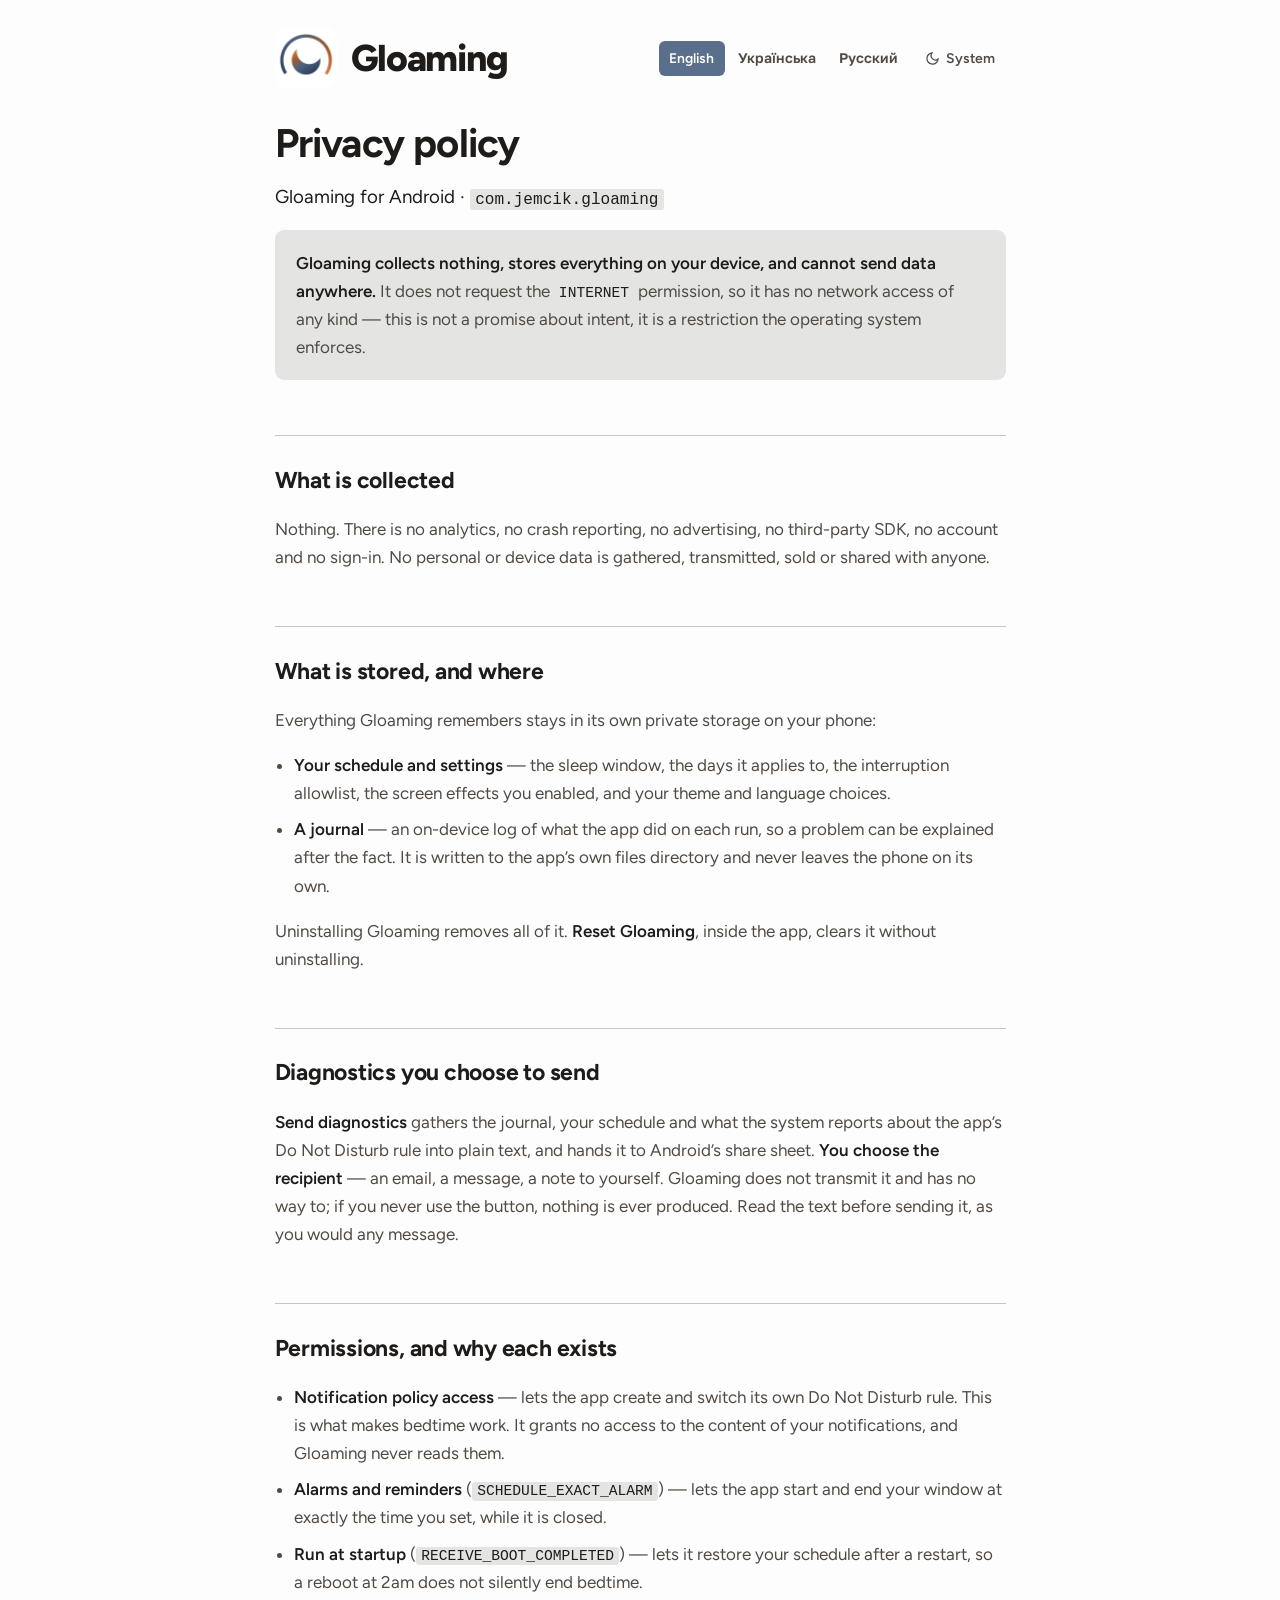
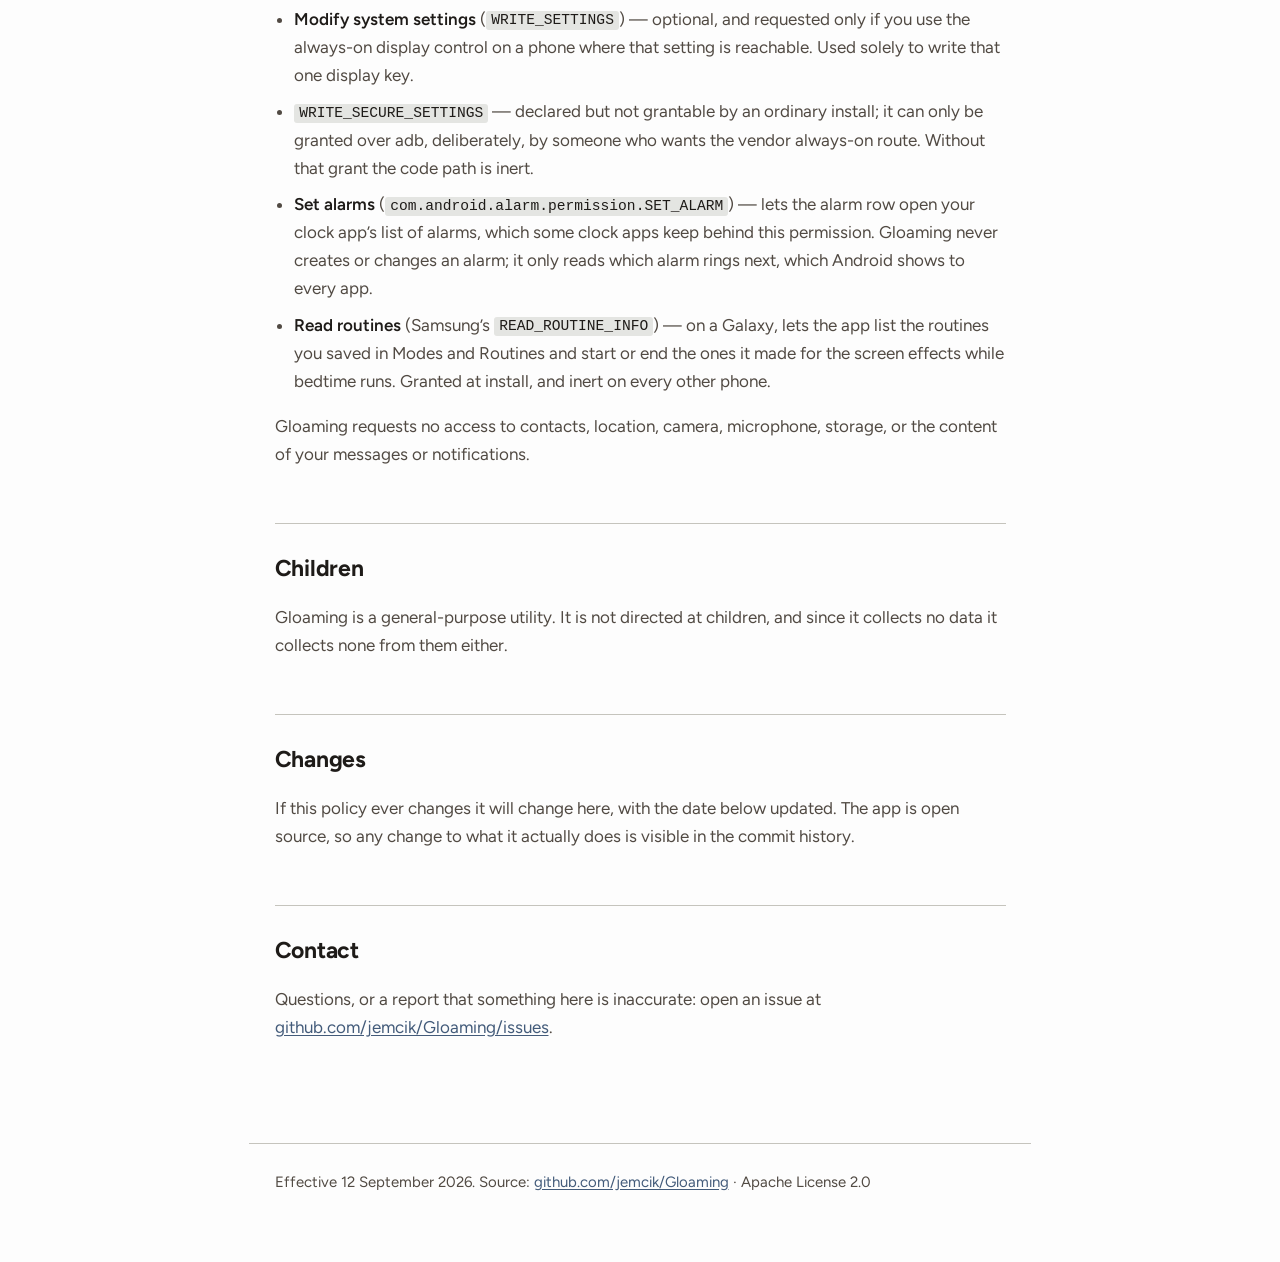
<file: docs/privacy-policy.html>
<!doctype html>
<html lang="en">
<head>
<meta charset="utf-8">
<meta name="viewport" content="width=device-width, initial-scale=1">
<title>Gloaming · Privacy policy</title>
<meta name="description" content="A bedtime app for Android that keeps its own schedule.">
<link rel="icon" href="icon.png">
<link rel="preconnect" href="https://fonts.googleapis.com"><link rel="preconnect" href="https://fonts.gstatic.com" crossorigin><link rel="stylesheet" href="https://fonts.googleapis.com/css2?family=Figtree:wght@400;600;700&family=Golos+Text:wght@400;600;700&display=swap">
<link rel="stylesheet" href="gloaming.css">
<script>(function(){try{var v=localStorage.getItem('gloaming-theme');if(v&&v!=='system')document.documentElement.setAttribute('data-theme',v);}catch(e){}})();</script>
</head>
<body>
<header class="bar">
  <a class="brand" href="index.html"><img src="icon.png" alt="" width="62" height="62">Gloaming</a>
  <div class="bar-end">
    <nav class="langs" aria-label="Language"><a href="privacy-policy.html" aria-current="page"><span class="lg">English</span><span class="sm">EN</span></a><a href="uk/privacy-policy.html"><span class="lg">Українська</span><span class="sm">UA</span></a><a href="ru/privacy-policy.html"><span class="lg">Русский</span><span class="sm">RU</span></a></nav>
    <button class="theme" type="button"
      data-name-system="System" data-name-dawn="Dawn" data-name-dusk="Dusk"
      data-label-system="System" data-label-dawn="Dawn" data-label-dusk="Dusk"
      aria-label="System">
      <svg viewBox="0 0 24 24" fill="none" stroke="currentColor" stroke-width="2" aria-hidden="true">
        <path d="M21 12.8A9 9 0 1 1 11.2 3a7 7 0 0 0 9.8 9.8Z"/>
      </svg><span class="theme-name">System</span>
    </button>
  </div>
</header>
<main>
  <h1>Privacy policy</h1>
  <p class="lead">Gloaming for Android · <code>com.jemcik.gloaming</code></p>

  <div class="note"><p><strong>Gloaming collects nothing, stores everything on your device, and cannot send data anywhere.</strong> It does not request the <code>INTERNET</code> permission, so it has no network access of any kind — this is not a promise about intent, it is a restriction the operating system enforces.</p></div>

  <section><h2>What is collected</h2><p>Nothing. There is no analytics, no crash reporting, no advertising, no third-party SDK, no account and no sign-in. No personal or device data is gathered, transmitted, sold or shared with anyone.</p></section>

  <section><h2>What is stored, and where</h2>
    <p>Everything Gloaming remembers stays in its own private storage on your phone:</p>
    <ul><li><strong>Your schedule and settings</strong> — the sleep window, the days it applies to, the interruption allowlist, the screen effects you enabled, and your theme and language choices.</li><li><strong>A journal</strong> — an on-device log of what the app did on each run, so a problem can be explained after the fact. It is written to the app’s own files directory and never leaves the phone on its own.</li></ul>
    <p>Uninstalling Gloaming removes all of it. <strong>Reset Gloaming</strong>, inside the app, clears it without uninstalling.</p>
  </section>

  <section><h2>Diagnostics you choose to send</h2><p><strong>Send diagnostics</strong> gathers the journal, your schedule and what the system reports about the app’s Do Not Disturb rule into plain text, and hands it to Android’s share sheet. <strong>You choose the recipient</strong> — an email, a message, a note to yourself. Gloaming does not transmit it and has no way to; if you never use the button, nothing is ever produced. Read the text before sending it, as you would any message.</p></section>

  <section><h2>Permissions, and why each exists</h2>
    <ul>
    <li><strong>Notification policy access</strong> — lets the app create and switch its own Do Not Disturb rule. This is what makes bedtime work. It grants no access to the content of your notifications, and Gloaming never reads them.</li>
    <li><strong>Alarms and reminders</strong> (<code>SCHEDULE_EXACT_ALARM</code>) — lets the app start and end your window at exactly the time you set, while it is closed.</li>
    <li><strong>Run at startup</strong> (<code>RECEIVE_BOOT_COMPLETED</code>) — lets it restore your schedule after a restart, so a reboot at 2am does not silently end bedtime.</li>
    <li><strong>Modify system settings</strong> (<code>WRITE_SETTINGS</code>) — optional, and requested only if you use the always-on display control on a phone where that setting is reachable. Used solely to write that one display key.</li>
    <li><code>WRITE_SECURE_SETTINGS</code> — declared but not grantable by an ordinary install; it can only be granted over adb, deliberately, by someone who wants the vendor always-on route. Without that grant the code path is inert.</li>
    <li><strong>Set alarms</strong> (<code>com.android.alarm.permission.SET_ALARM</code>) — lets the alarm row open your clock app’s list of alarms, which some clock apps keep behind this permission. Gloaming never creates or changes an alarm; it only reads which alarm rings next, which Android shows to every app.</li>
    <li><strong>Read routines</strong> (Samsung’s <code>READ_ROUTINE_INFO</code>) — on a Galaxy, lets the app list the routines you saved in Modes and Routines and start or end the ones it made for the screen effects while bedtime runs. Granted at install, and inert on every other phone.</li>
    </ul>
    <p>Gloaming requests no access to contacts, location, camera, microphone, storage, or the content of your messages or notifications.</p>
  </section>

  <section><h2>Children</h2><p>Gloaming is a general-purpose utility. It is not directed at children, and since it collects no data it collects none from them either.</p></section>
  <section><h2>Changes</h2><p>If this policy ever changes it will change here, with the date below updated. The app is open source, so any change to what it actually does is visible in the commit history.</p></section>
  <section><h2>Contact</h2>
    <p>Questions, or a report that something here is inaccurate: open an issue at <a href="https://github.com/jemcik/Gloaming/issues">github.com/jemcik/Gloaming/issues</a>.</p>
  </section>
</main>

<footer>Effective 12 September 2026. Source: <a href="https://github.com/jemcik/Gloaming">github.com/jemcik/Gloaming</a> · Apache License 2.0</footer>
<div class="viewer" hidden tabindex="-1" role="dialog" aria-modal="true" aria-label="Screenshots">
  <button class="vnav prev" type="button" aria-label="Previous screenshot"><svg viewBox="0 0 24 24" fill="none" stroke="currentColor" stroke-width="2.2" stroke-linecap="round" stroke-linejoin="round" aria-hidden="true"><path d="m15 5-7 7 7 7"/></svg></button>
  <img alt="">
  <button class="vnav next" type="button" aria-label="Next screenshot"><svg viewBox="0 0 24 24" fill="none" stroke="currentColor" stroke-width="2.2" stroke-linecap="round" stroke-linejoin="round" aria-hidden="true"><path d="m9 5 7 7-7 7"/></svg></button>
  <p class="vcount" aria-live="polite"></p>
</div>
<script src="gloaming.js"></script>
</body>
</html>
</file>
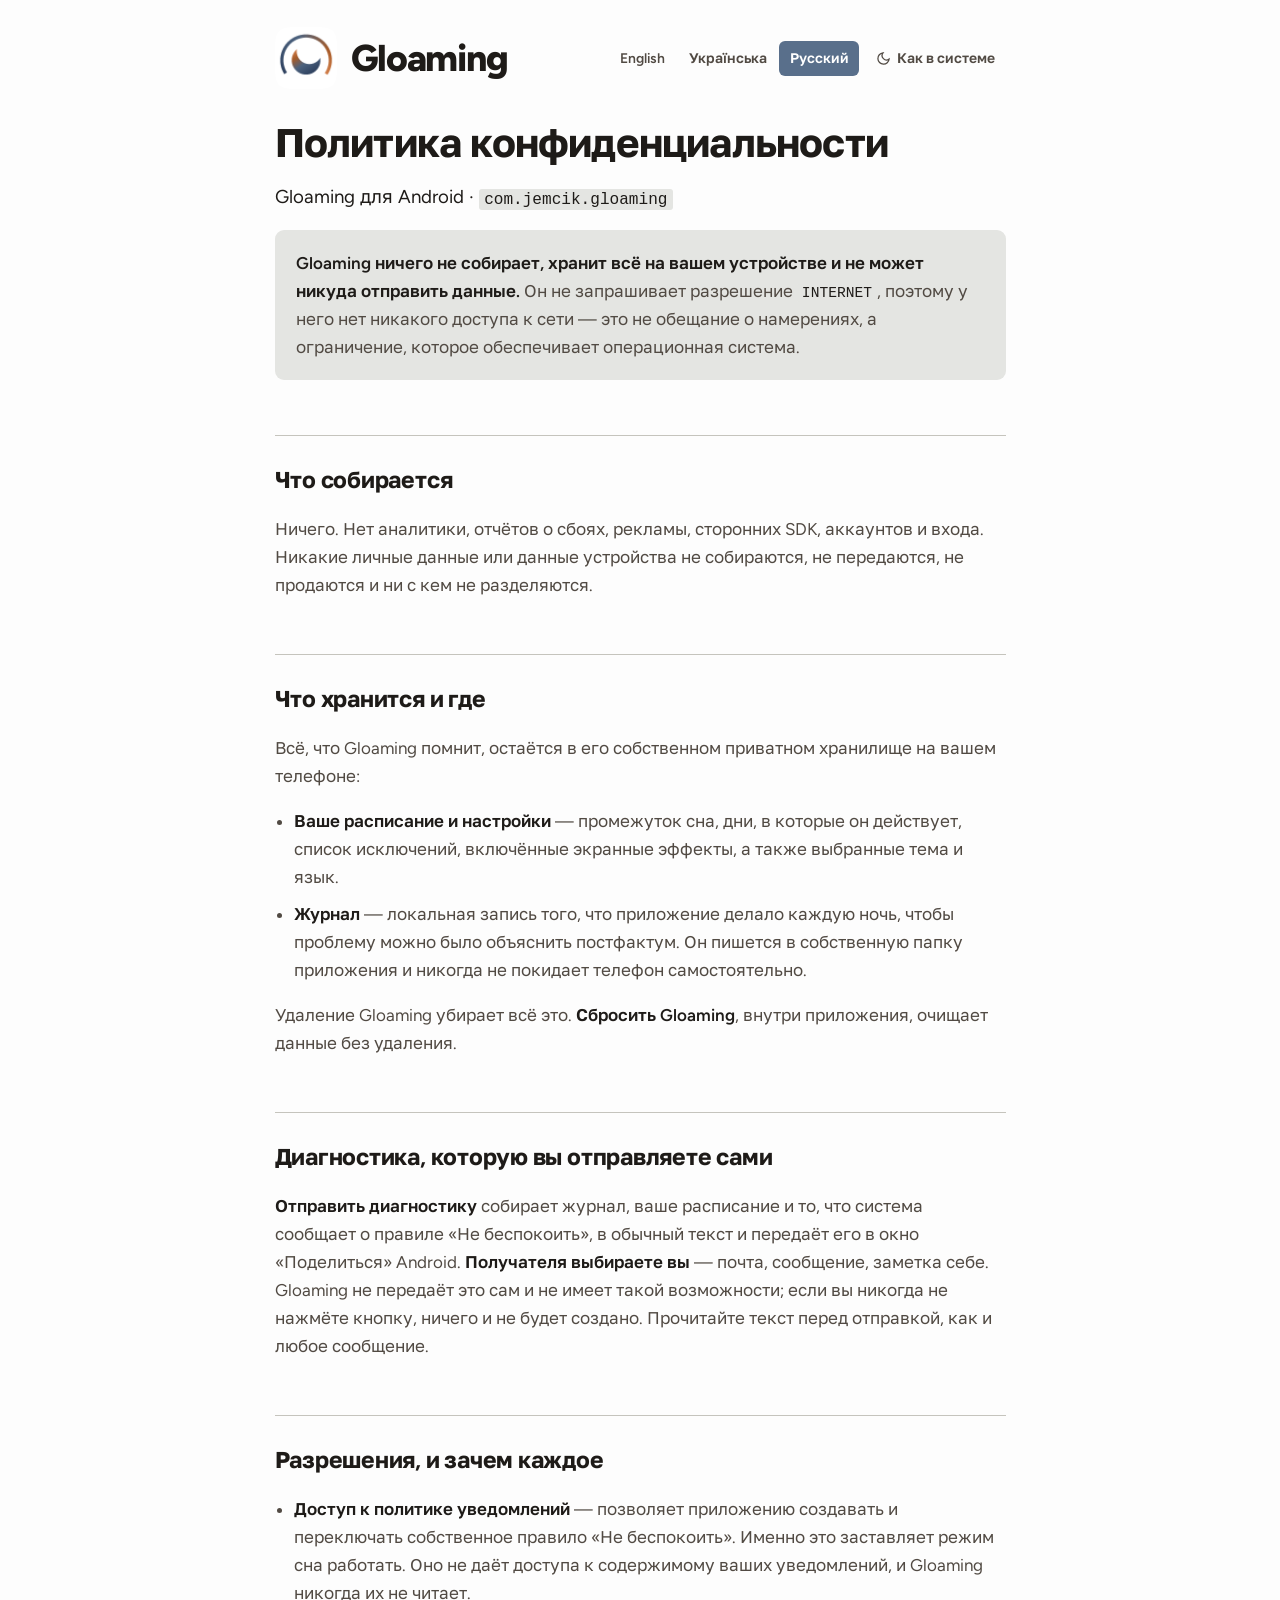
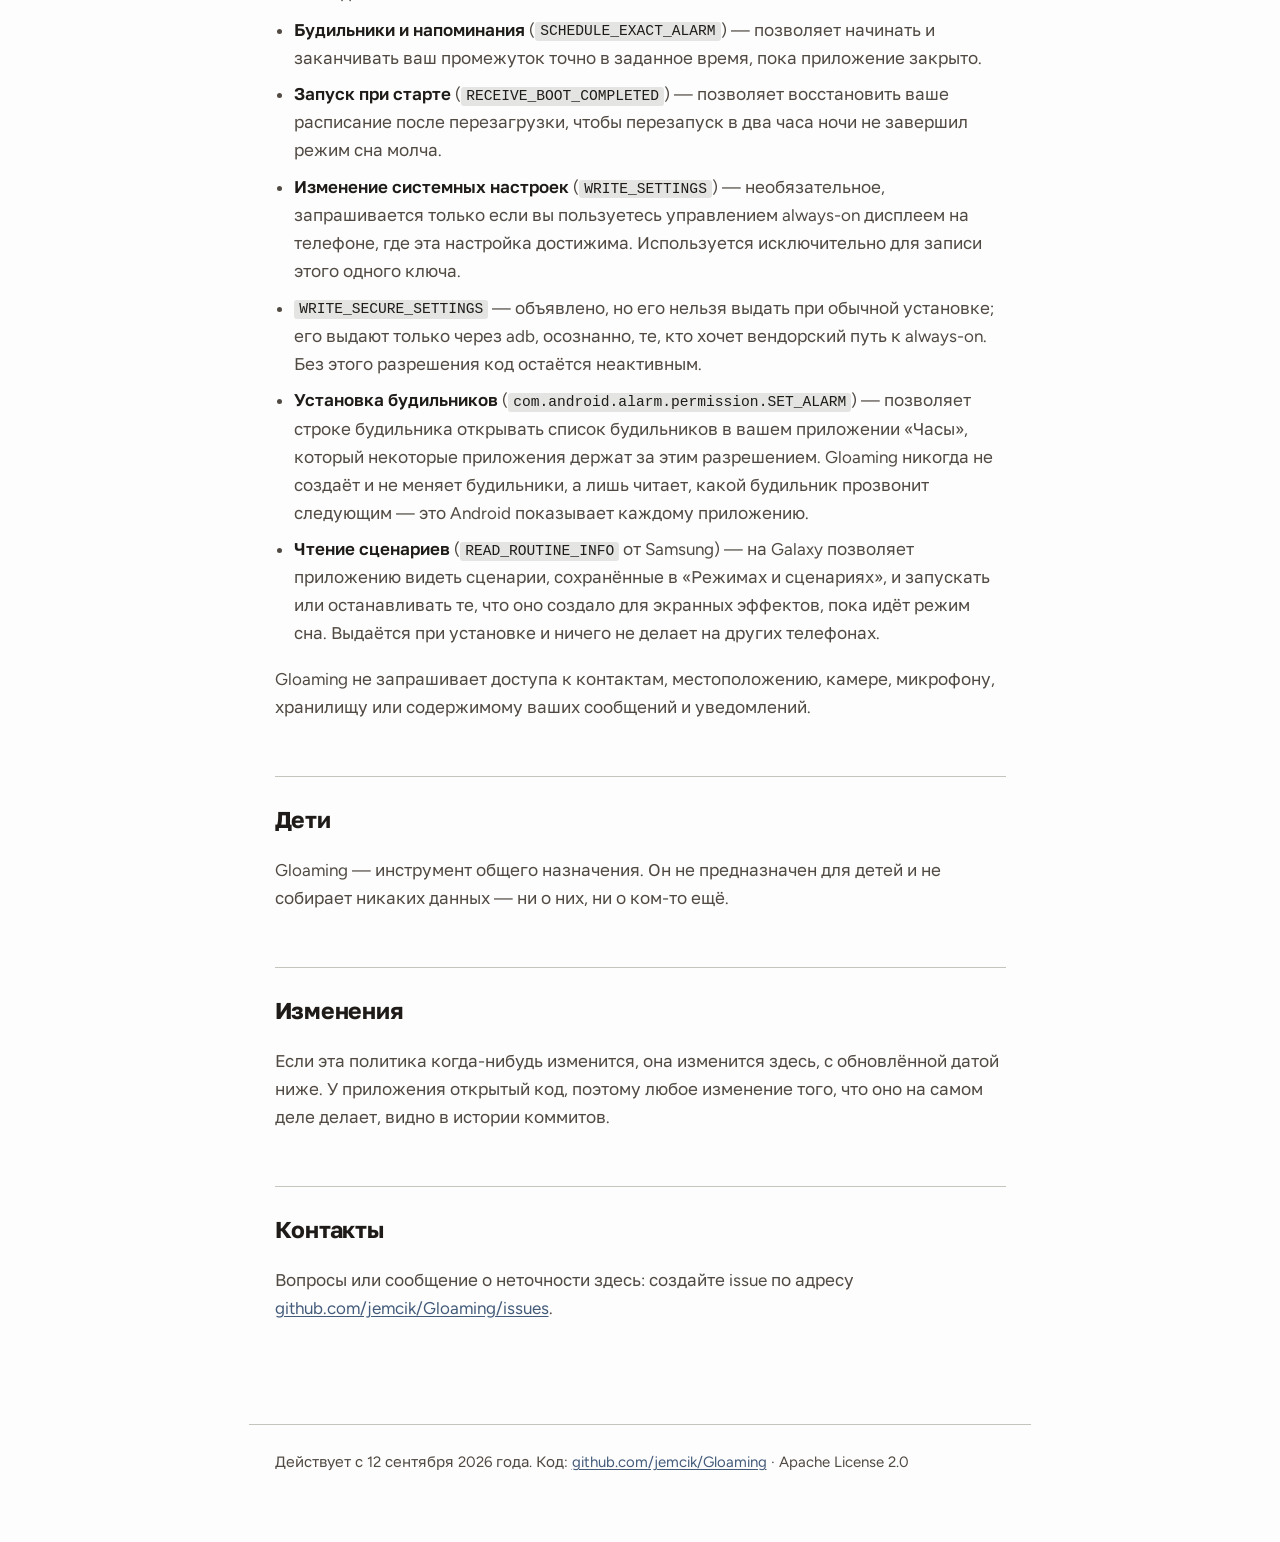
<file: docs/ru/privacy-policy.html>
<!doctype html>
<html lang="ru">
<head>
<meta charset="utf-8">
<meta name="viewport" content="width=device-width, initial-scale=1">
<title>Gloaming · Политика конфиденциальности</title>
<meta name="description" content="Режим сна для Android, который срабатывает вовремя.">
<link rel="icon" href="../icon.png">
<link rel="preconnect" href="https://fonts.googleapis.com"><link rel="preconnect" href="https://fonts.gstatic.com" crossorigin><link rel="stylesheet" href="https://fonts.googleapis.com/css2?family=Figtree:wght@400;600;700&family=Golos+Text:wght@400;600;700&display=swap">
<link rel="stylesheet" href="../gloaming.css">
<script>(function(){try{var v=localStorage.getItem('gloaming-theme');if(v&&v!=='system')document.documentElement.setAttribute('data-theme',v);}catch(e){}})();</script>
</head>
<body>
<header class="bar">
  <a class="brand" href="index.html"><img src="../icon.png" alt="" width="62" height="62">Gloaming</a>
  <div class="bar-end">
    <nav class="langs" aria-label="Language"><a href="../privacy-policy.html"><span class="lg">English</span><span class="sm">EN</span></a><a href="../uk/privacy-policy.html"><span class="lg">Українська</span><span class="sm">UA</span></a><a href="../ru/privacy-policy.html" aria-current="page"><span class="lg">Русский</span><span class="sm">RU</span></a></nav>
    <button class="theme" type="button"
      data-name-system="Как в системе" data-name-dawn="Светлая" data-name-dusk="Тёмная"
      data-label-system="Как в системе" data-label-dawn="Светлая" data-label-dusk="Тёмная"
      aria-label="Как в системе">
      <svg viewBox="0 0 24 24" fill="none" stroke="currentColor" stroke-width="2" aria-hidden="true">
        <path d="M21 12.8A9 9 0 1 1 11.2 3a7 7 0 0 0 9.8 9.8Z"/>
      </svg><span class="theme-name">Как в системе</span>
    </button>
  </div>
</header>
<main>
  <h1>Политика конфиденциальности</h1>
  <p class="lead">Gloaming для Android · <code>com.jemcik.gloaming</code></p>

  <div class="note"><p><strong>Gloaming ничего не собирает, хранит всё на вашем устройстве и не может никуда отправить данные.</strong> Он не запрашивает разрешение <code>INTERNET</code>, поэтому у него нет никакого доступа к сети — это не обещание о намерениях, а ограничение, которое обеспечивает операционная система.</p></div>

  <section><h2>Что собирается</h2><p>Ничего. Нет аналитики, отчётов о сбоях, рекламы, сторонних SDK, аккаунтов и входа. Никакие личные данные или данные устройства не собираются, не передаются, не продаются и ни с кем не разделяются.</p></section>

  <section><h2>Что хранится и где</h2>
    <p>Всё, что Gloaming помнит, остаётся в его собственном приватном хранилище на вашем телефоне:</p>
    <ul><li><strong>Ваше расписание и настройки</strong> — промежуток сна, дни, в которые он действует, список исключений, включённые экранные эффекты, а также выбранные тема и язык.</li><li><strong>Журнал</strong> — локальная запись того, что приложение делало каждую ночь, чтобы проблему можно было объяснить постфактум. Он пишется в собственную папку приложения и никогда не покидает телефон самостоятельно.</li></ul>
    <p>Удаление Gloaming убирает всё это. <strong>Сбросить Gloaming</strong>, внутри приложения, очищает данные без удаления.</p>
  </section>

  <section><h2>Диагностика, которую вы отправляете сами</h2><p><strong>Отправить диагностику</strong> собирает журнал, ваше расписание и то, что система сообщает о правиле «Не беспокоить», в обычный текст и передаёт его в окно «Поделиться» Android. <strong>Получателя выбираете вы</strong> — почта, сообщение, заметка себе. Gloaming не передаёт это сам и не имеет такой возможности; если вы никогда не нажмёте кнопку, ничего и не будет создано. Прочитайте текст перед отправкой, как и любое сообщение.</p></section>

  <section><h2>Разрешения, и зачем каждое</h2>
    <ul>
    <li><strong>Доступ к политике уведомлений</strong> — позволяет приложению создавать и переключать собственное правило «Не беспокоить». Именно это заставляет режим сна работать. Оно не даёт доступа к содержимому ваших уведомлений, и Gloaming никогда их не читает.</li>
    <li><strong>Будильники и напоминания</strong> (<code>SCHEDULE_EXACT_ALARM</code>) — позволяет начинать и заканчивать ваш промежуток точно в заданное время, пока приложение закрыто.</li>
    <li><strong>Запуск при старте</strong> (<code>RECEIVE_BOOT_COMPLETED</code>) — позволяет восстановить ваше расписание после перезагрузки, чтобы перезапуск в два часа ночи не завершил режим сна молча.</li>
    <li><strong>Изменение системных настроек</strong> (<code>WRITE_SETTINGS</code>) — необязательное, запрашивается только если вы пользуетесь управлением always-on дисплеем на телефоне, где эта настройка достижима. Используется исключительно для записи этого одного ключа.</li>
    <li><code>WRITE_SECURE_SETTINGS</code> — объявлено, но его нельзя выдать при обычной установке; его выдают только через adb, осознанно, те, кто хочет вендорский путь к always-on. Без этого разрешения код остаётся неактивным.</li>
    <li><strong>Установка будильников</strong> (<code>com.android.alarm.permission.SET_ALARM</code>) — позволяет строке будильника открывать список будильников в вашем приложении «Часы», который некоторые приложения держат за этим разрешением. Gloaming никогда не создаёт и не меняет будильники, а лишь читает, какой будильник прозвонит следующим — это Android показывает каждому приложению.</li>
    <li><strong>Чтение сценариев</strong> (<code>READ_ROUTINE_INFO</code> от Samsung) — на Galaxy позволяет приложению видеть сценарии, сохранённые в «Режимах и сценариях», и запускать или останавливать те, что оно создало для экранных эффектов, пока идёт режим сна. Выдаётся при установке и ничего не делает на других телефонах.</li>
    </ul>
    <p>Gloaming не запрашивает доступа к контактам, местоположению, камере, микрофону, хранилищу или содержимому ваших сообщений и уведомлений.</p>
  </section>

  <section><h2>Дети</h2><p>Gloaming — инструмент общего назначения. Он не предназначен для детей и не собирает никаких данных — ни о них, ни о ком-то ещё.</p></section>
  <section><h2>Изменения</h2><p>Если эта политика когда-нибудь изменится, она изменится здесь, с обновлённой датой ниже. У приложения открытый код, поэтому любое изменение того, что оно на самом деле делает, видно в истории коммитов.</p></section>
  <section><h2>Контакты</h2>
    <p>Вопросы или сообщение о неточности здесь: создайте issue по адресу <a href="https://github.com/jemcik/Gloaming/issues">github.com/jemcik/Gloaming/issues</a>.</p>
  </section>
</main>

<footer>Действует с 12 сентября 2026 года. Код: <a href="https://github.com/jemcik/Gloaming">github.com/jemcik/Gloaming</a> · Apache License 2.0</footer>
<div class="viewer" hidden tabindex="-1" role="dialog" aria-modal="true" aria-label="Снимки экрана">
  <button class="vnav prev" type="button" aria-label="Предыдущий снимок"><svg viewBox="0 0 24 24" fill="none" stroke="currentColor" stroke-width="2.2" stroke-linecap="round" stroke-linejoin="round" aria-hidden="true"><path d="m15 5-7 7 7 7"/></svg></button>
  <img alt="">
  <button class="vnav next" type="button" aria-label="Следующий снимок"><svg viewBox="0 0 24 24" fill="none" stroke="currentColor" stroke-width="2.2" stroke-linecap="round" stroke-linejoin="round" aria-hidden="true"><path d="m9 5 7 7-7 7"/></svg></button>
  <p class="vcount" aria-live="polite"></p>
</div>
<script src="../gloaming.js"></script>
</body>
</html>
</file>
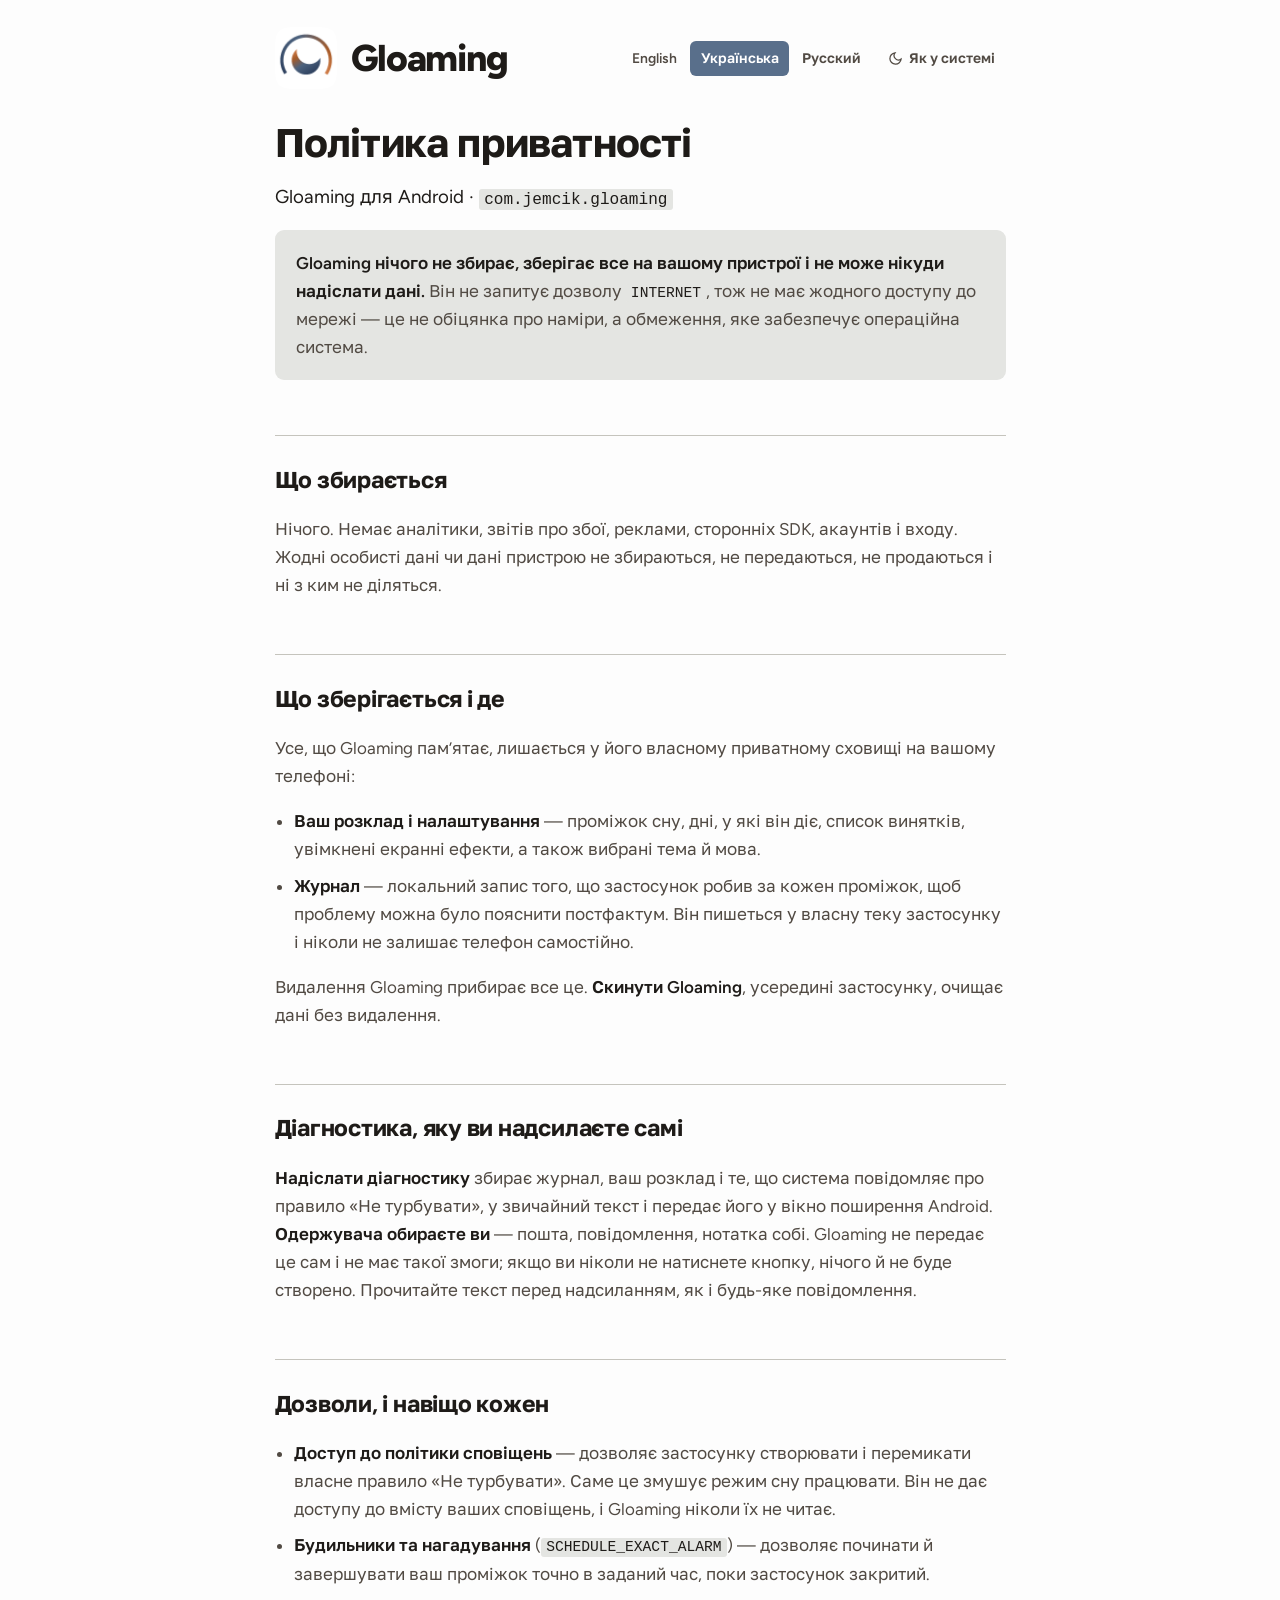
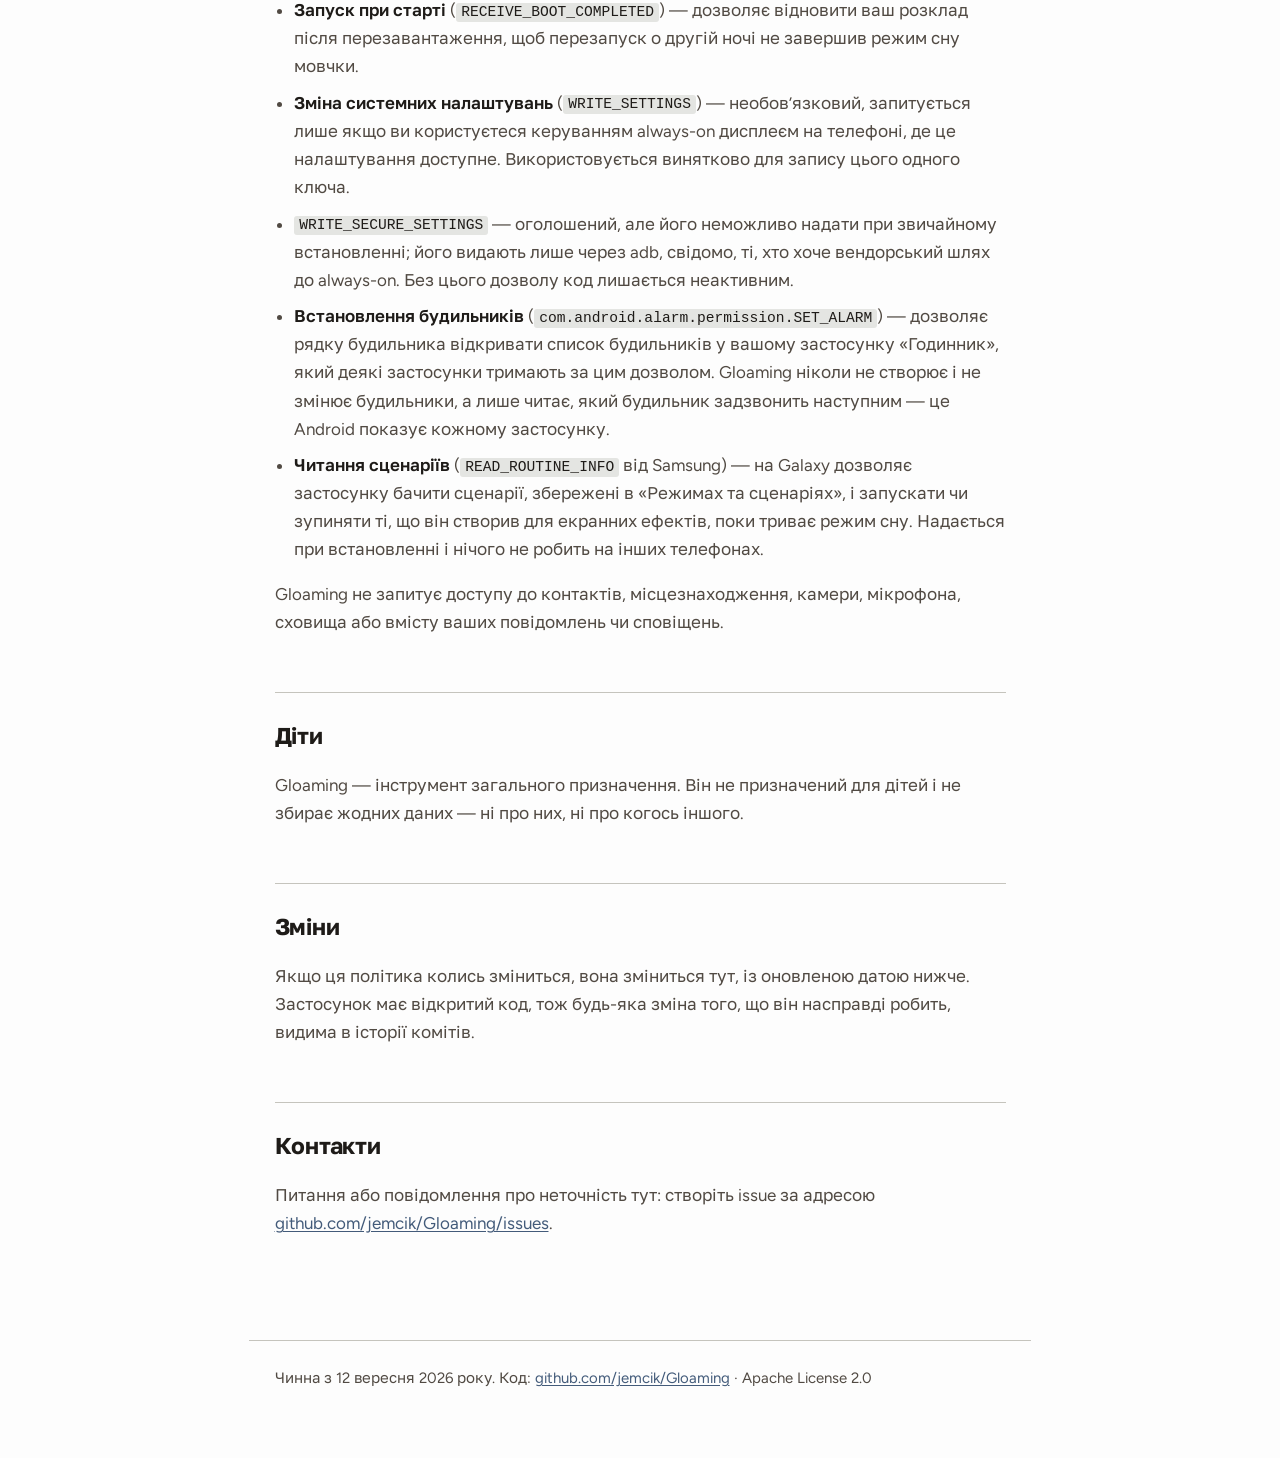
<file: docs/uk/privacy-policy.html>
<!doctype html>
<html lang="uk">
<head>
<meta charset="utf-8">
<meta name="viewport" content="width=device-width, initial-scale=1">
<title>Gloaming · Політика приватності</title>
<meta name="description" content="Режим сну для Android, який спрацьовує вчасно.">
<link rel="icon" href="../icon.png">
<link rel="preconnect" href="https://fonts.googleapis.com"><link rel="preconnect" href="https://fonts.gstatic.com" crossorigin><link rel="stylesheet" href="https://fonts.googleapis.com/css2?family=Figtree:wght@400;600;700&family=Golos+Text:wght@400;600;700&display=swap">
<link rel="stylesheet" href="../gloaming.css">
<script>(function(){try{var v=localStorage.getItem('gloaming-theme');if(v&&v!=='system')document.documentElement.setAttribute('data-theme',v);}catch(e){}})();</script>
</head>
<body>
<header class="bar">
  <a class="brand" href="index.html"><img src="../icon.png" alt="" width="62" height="62">Gloaming</a>
  <div class="bar-end">
    <nav class="langs" aria-label="Language"><a href="../privacy-policy.html"><span class="lg">English</span><span class="sm">EN</span></a><a href="../uk/privacy-policy.html" aria-current="page"><span class="lg">Українська</span><span class="sm">UA</span></a><a href="../ru/privacy-policy.html"><span class="lg">Русский</span><span class="sm">RU</span></a></nav>
    <button class="theme" type="button"
      data-name-system="Як у системі" data-name-dawn="Світла" data-name-dusk="Темна"
      data-label-system="Як у системі" data-label-dawn="Світла" data-label-dusk="Темна"
      aria-label="Як у системі">
      <svg viewBox="0 0 24 24" fill="none" stroke="currentColor" stroke-width="2" aria-hidden="true">
        <path d="M21 12.8A9 9 0 1 1 11.2 3a7 7 0 0 0 9.8 9.8Z"/>
      </svg><span class="theme-name">Як у системі</span>
    </button>
  </div>
</header>
<main>
  <h1>Політика приватності</h1>
  <p class="lead">Gloaming для Android · <code>com.jemcik.gloaming</code></p>

  <div class="note"><p><strong>Gloaming нічого не збирає, зберігає все на вашому пристрої і не може нікуди надіслати дані.</strong> Він не запитує дозволу <code>INTERNET</code>, тож не має жодного доступу до мережі — це не обіцянка про наміри, а обмеження, яке забезпечує операційна система.</p></div>

  <section><h2>Що збирається</h2><p>Нічого. Немає аналітики, звітів про збої, реклами, сторонніх SDK, акаунтів і входу. Жодні особисті дані чи дані пристрою не збираються, не передаються, не продаються і ні з ким не діляться.</p></section>

  <section><h2>Що зберігається і де</h2>
    <p>Усе, що Gloaming пам’ятає, лишається у його власному приватному сховищі на вашому телефоні:</p>
    <ul><li><strong>Ваш розклад і налаштування</strong> — проміжок сну, дні, у які він діє, список винятків, увімкнені екранні ефекти, а також вибрані тема й мова.</li><li><strong>Журнал</strong> — локальний запис того, що застосунок робив за кожен проміжок, щоб проблему можна було пояснити постфактум. Він пишеться у власну теку застосунку і ніколи не залишає телефон самостійно.</li></ul>
    <p>Видалення Gloaming прибирає все це. <strong>Скинути Gloaming</strong>, усередині застосунку, очищає дані без видалення.</p>
  </section>

  <section><h2>Діагностика, яку ви надсилаєте самі</h2><p><strong>Надіслати діагностику</strong> збирає журнал, ваш розклад і те, що система повідомляє про правило «Не турбувати», у звичайний текст і передає його у вікно поширення Android. <strong>Одержувача обираєте ви</strong> — пошта, повідомлення, нотатка собі. Gloaming не передає це сам і не має такої змоги; якщо ви ніколи не натиснете кнопку, нічого й не буде створено. Прочитайте текст перед надсиланням, як і будь-яке повідомлення.</p></section>

  <section><h2>Дозволи, і навіщо кожен</h2>
    <ul>
    <li><strong>Доступ до політики сповіщень</strong> — дозволяє застосунку створювати і перемикати власне правило «Не турбувати». Саме це змушує режим сну працювати. Він не дає доступу до вмісту ваших сповіщень, і Gloaming ніколи їх не читає.</li>
    <li><strong>Будильники та нагадування</strong> (<code>SCHEDULE_EXACT_ALARM</code>) — дозволяє починати й завершувати ваш проміжок точно в заданий час, поки застосунок закритий.</li>
    <li><strong>Запуск при старті</strong> (<code>RECEIVE_BOOT_COMPLETED</code>) — дозволяє відновити ваш розклад після перезавантаження, щоб перезапуск о другій ночі не завершив режим сну мовчки.</li>
    <li><strong>Зміна системних налаштувань</strong> (<code>WRITE_SETTINGS</code>) — необов’язковий, запитується лише якщо ви користуєтеся керуванням always-on дисплеєм на телефоні, де це налаштування доступне. Використовується винятково для запису цього одного ключа.</li>
    <li><code>WRITE_SECURE_SETTINGS</code> — оголошений, але його неможливо надати при звичайному встановленні; його видають лише через adb, свідомо, ті, хто хоче вендорський шлях до always-on. Без цього дозволу код лишається неактивним.</li>
    <li><strong>Встановлення будильників</strong> (<code>com.android.alarm.permission.SET_ALARM</code>) — дозволяє рядку будильника відкривати список будильників у вашому застосунку «Годинник», який деякі застосунки тримають за цим дозволом. Gloaming ніколи не створює і не змінює будильники, а лише читає, який будильник задзвонить наступним — це Android показує кожному застосунку.</li>
    <li><strong>Читання сценаріїв</strong> (<code>READ_ROUTINE_INFO</code> від Samsung) — на Galaxy дозволяє застосунку бачити сценарії, збережені в «Режимах та сценаріях», і запускати чи зупиняти ті, що він створив для екранних ефектів, поки триває режим сну. Надається при встановленні і нічого не робить на інших телефонах.</li>
    </ul>
    <p>Gloaming не запитує доступу до контактів, місцезнаходження, камери, мікрофона, сховища або вмісту ваших повідомлень чи сповіщень.</p>
  </section>

  <section><h2>Діти</h2><p>Gloaming — інструмент загального призначення. Він не призначений для дітей і не збирає жодних даних — ні про них, ні про когось іншого.</p></section>
  <section><h2>Зміни</h2><p>Якщо ця політика колись зміниться, вона зміниться тут, із оновленою датою нижче. Застосунок має відкритий код, тож будь-яка зміна того, що він насправді робить, видима в історії комітів.</p></section>
  <section><h2>Контакти</h2>
    <p>Питання або повідомлення про неточність тут: створіть issue за адресою <a href="https://github.com/jemcik/Gloaming/issues">github.com/jemcik/Gloaming/issues</a>.</p>
  </section>
</main>

<footer>Чинна з 12 вересня 2026 року. Код: <a href="https://github.com/jemcik/Gloaming">github.com/jemcik/Gloaming</a> · Apache License 2.0</footer>
<div class="viewer" hidden tabindex="-1" role="dialog" aria-modal="true" aria-label="Знімки екрана">
  <button class="vnav prev" type="button" aria-label="Попередній знімок"><svg viewBox="0 0 24 24" fill="none" stroke="currentColor" stroke-width="2.2" stroke-linecap="round" stroke-linejoin="round" aria-hidden="true"><path d="m15 5-7 7 7 7"/></svg></button>
  <img alt="">
  <button class="vnav next" type="button" aria-label="Наступний знімок"><svg viewBox="0 0 24 24" fill="none" stroke="currentColor" stroke-width="2.2" stroke-linecap="round" stroke-linejoin="round" aria-hidden="true"><path d="m9 5 7 7-7 7"/></svg></button>
  <p class="vcount" aria-live="polite"></p>
</div>
<script src="../gloaming.js"></script>
</body>
</html>
</file>
<file: docs/gloaming.css>
/* Generated by tools/build_site.py - edit there, not here. */

:root {
  /* Dawn, from Theme.kt */
  --surface: #FDFDFD;
  --raise:   #E4E5E2;
  --veil:    #DCDEDA;
  --line:    #C5C4BD;
  --outline: #ACACA5;
  --ink:     #1E1B18;
  --ink-mid: #514A43;
  --state:   #435B7A;
  --fill:    #596F8B;
  --on-fill: #FFFFFF;

  /* Arc - the dial's sweep, night to dawn */
  --night: #2F4260;
  --dusk:  #4E6480;
  --ember: #B2622D;
  --dawn:  #F6A06B;

  --body: "Figtree", "Golos Text", -apple-system, BlinkMacSystemFont, "Segoe UI", sans-serif;
  --wrap: 46rem;
}

@media (prefers-color-scheme: dark) {
  :root:not([data-theme="dawn"]) {
    --surface: #20242A;
    --raise:   #2F353D;
    --veil:    #383E46;
    --line:    #49505A;
    --outline: #61666E;
    --ink:     #EAEBED;
    --ink-mid: #C7CDD7;
    --state:   #B0C3E0;
    --fill:    #566479;
    --on-fill: #DDE9FF;
  }
}

:root[data-theme="dusk"] {
  --surface: #20242A;
  --raise:   #2F353D;
  --veil:    #383E46;
  --line:    #49505A;
  --outline: #61666E;
  --ink:     #EAEBED;
  --ink-mid: #C7CDD7;
  --state:   #B0C3E0;
  --fill:    #566479;
  --on-fill: #DDE9FF;
}

* { box-sizing: border-box; }

/* The base size goes on the ROOT, not on body. Every other size here is in rem,
   and rem resolves against the root - so with 17px on body and 16px still on
   html, `h3 { font-size: 1rem }` meant "the same as body" and rendered 16px
   against body's 17px: a feature title SMALLER than its own paragraph. */
html { scroll-behavior: smooth; font-size: 17px; }
@media (prefers-reduced-motion: reduce) {
  html { scroll-behavior: auto; }
  * { animation: none !important; transition: none !important; }
}

body {
  margin: 0;
  background: var(--surface);
  color: var(--ink);
  font-family: var(--body);
  line-height: 1.65;
  -webkit-font-smoothing: antialiased;
}

/* ── chrome ── */

/* THE BAR SHARES THE CONTENT COLUMN'S EDGES. It was 62rem against main's 46rem,
   so the language switcher sat a clear 8rem to the right of the text it was
   meant to line up with, and the mark the same distance to the left. One width
   for both, and the masthead reads as the top of the page rather than as a
   separate strip laid over it. */
.bar {
  display: flex; align-items: center; gap: 1rem; flex-wrap: wrap; row-gap: .9rem;
  max-width: var(--wrap); margin: 0 auto; padding: 1.6rem 1.5rem .35rem;
}
/* The brand IS the lockup now - the app's mark at a size the crescent is
   visible in, and the name at headline weight. It used to be 38px and 1.2rem
   sitting next to a 2.7rem tagline, which is how the page came to introduce
   itself in the smallest type on the screen. */
.brand {
  display: flex; align-items: center; gap: clamp(.55rem, 2vw, .85rem);
  font-weight: 800; font-size: clamp(1.25rem, 4.4vw, 2.2rem);
  letter-spacing: -.03em; line-height: 1;
  color: var(--ink); text-decoration: none;
}
.brand img {
  width: clamp(38px, 9vw, 62px); height: clamp(38px, 9vw, 62px); flex: none;
}
/* The masthead now has TWO things competing for one row, and on a 360px phone -
   which is as common a width as any - the mark, the name, three language
   buttons and the theme button do not all fit. Measured at 375px: they fit with
   the 16px gap and NOTHING to spare, so the next narrower phone is over the
   edge. `.brand` cannot shrink below its icon plus the word "Gloaming", so with
   wrap on, the switcher drops to a line of its own and stays right-aligned
   rather than the two being squashed into each other. Costs nothing at any
   width where they do fit. */
.bar-end { margin-left: auto; display: flex; align-items: center; gap: .4rem; }

.langs { display: flex; gap: .15rem; }
.langs a, .theme {
  font: inherit; font-size: .82rem; font-weight: 600;
  color: var(--ink-mid); background: none; border: 1px solid transparent;
  border-radius: 6px; padding: .3rem .55rem; text-decoration: none; cursor: pointer;
}
.langs a:hover, .theme:hover { color: var(--ink); border-color: var(--line); }
.langs a[aria-current="page"] { color: var(--on-fill); background: var(--fill); }
.langs a:focus-visible, .theme:focus-visible {
  outline: 2px solid var(--state); outline-offset: 2px;
}
.theme { display: inline-flex; align-items: center; gap: .35rem; }
.theme svg { width: 15px; height: 15px; }

/* The switcher says the language's OWN NAME where there is room, and falls back
   to a code where there is not - measured at 375px, where "English Українська
   Русский" clipped and pushed the theme button off the screen entirely. The
   theme button loses its word at the same breakpoint for the same reason:
   «Як у системі» is wider than all three languages together. */
.sm { display: none; }
@media (max-width: 34rem) {
  .lg { display: none; }
  .sm { display: inline; }
  .theme .theme-name { display: none; }
}

/* The masthead misses ONE ROW BY THREE PIXELS on the phone it was tested on.
   The Honor is 1256px at density 560, so 359 CSS px, and mark + name + three
   language buttons + the theme button came to 362 - the switcher dropped to a
   line of its own, correct and ugly, for the sake of 3px. Everything here gives
   back a little: the gap, the brand's floor, and the buttons' side padding,
   which is where the room actually is - .55rem either side of three buttons is
   53px of nothing. The horizontal PADDING is untouchable, because it is what
   holds the bar on the text column's edges. */
@media (max-width: 26rem) {
  .bar { gap: .7rem; }
  .bar-end { gap: .3rem; }
  .langs a, .theme { padding: .3rem .42rem; }
  .brand { font-size: 1.2rem; gap: .5rem; }
  .brand img { width: 36px; height: 36px; }
}

/* ── layout ── */

main { max-width: var(--wrap); margin: 0 auto; padding: 1.5rem 1.5rem 5rem; }
section { margin-top: 3.25rem; }

/* Smaller than it was - 2.7rem/2rem - and the floor is what matters. The root
   is 17px, so the old 2rem floor drew the headline at 34px, and «конфиденциальности»
   measures 369px there against a 311px column on a 359px phone: the Russian
   privacy title ran off the screen. 1.6rem puts that word at 295px. break-word
   is the backstop for a 320px screen, where no headline size that is still a
   headline will fit it. */
h1 {
  font-size: clamp(1.6rem, 6vw, 2.35rem); font-weight: 700;
  line-height: 1.12; letter-spacing: -.02em; margin: 0;
  text-wrap: balance; overflow-wrap: break-word;
}
h2 {
  font-size: 1.35rem; font-weight: 700; letter-spacing: -.01em;
  margin: 0 0 .9rem; padding-top: 1.5rem; border-top: 1px solid var(--line);
  text-wrap: balance;
}
h3 { font-size: 1rem; font-weight: 700; margin: 0 0 .2rem; }
p { margin: 0 0 1rem; color: var(--ink-mid); }
.lead { font-size: 1.1rem; color: var(--ink); margin-top: 1rem; }
strong { color: var(--ink); font-weight: 600; }
a { color: var(--state); text-underline-offset: 2px; }

/* ── hero ── */

.hero { padding-top: 1rem; }
.sweep {
  height: 7px; border-radius: 4px; margin: 1.75rem 0 0;
  background: linear-gradient(90deg, var(--night) 0%, var(--dusk) 42%,
                                     var(--ember) 76%, var(--dawn) 100%);
}
.cta { display: flex; flex-wrap: wrap; gap: .65rem; margin-top: 1.75rem; }
.btn {
  display: inline-block; text-decoration: none; font-weight: 600; font-size: .95rem;
  padding: .6rem 1.15rem; border-radius: 8px;
  background: var(--fill); color: var(--on-fill); border: 1px solid var(--fill);
}
.btn.ghost { background: none; color: var(--ink); border-color: var(--line); }
.btn:focus-visible { outline: 2px solid var(--state); outline-offset: 2px; }

/* ── screenshots ── */

.shots {
  display: grid; grid-template-columns: repeat(3, 1fr); gap: .9rem;
  margin-top: 2.5rem;
}
.shot {
  padding: 0; border: 1px solid var(--line); border-radius: 10px;
  background: none; cursor: zoom-in; overflow: hidden; display: block;
}
.shot img { width: 100%; display: block; }
.shot:focus-visible { outline: 2px solid var(--state); outline-offset: 2px; }

/* One theme's shots at a time, on the same three-state rule as the colours:
   bare :root is light, the media query covers "system", the stamp wins. */
.shot.dark { display: none; }
@media (prefers-color-scheme: dark) {
  :root:not([data-theme="dawn"]) .shot.light { display: none; }
  :root:not([data-theme="dawn"]) .shot.dark { display: block; }
}
:root[data-theme="dusk"] .shot.light { display: none; }
:root[data-theme="dusk"] .shot.dark { display: block; }
:root[data-theme="dawn"] .shot.light { display: block; }
:root[data-theme="dawn"] .shot.dark { display: none; }

@media (max-width: 34rem) { .shots { grid-template-columns: repeat(2, 1fr); } }

/* ── the viewer ── */

.viewer {
  position: fixed; inset: 0; z-index: 50;
  background: rgba(0, 0, 0, .82);
  display: flex; align-items: center; justify-content: center;
  padding: 2rem 1rem; cursor: zoom-out;
}
.viewer img {
  max-width: min(92vw, 420px); max-height: 92vh;
  border-radius: 12px; box-shadow: 0 24px 60px rgba(0, 0, 0, .5);
}
/* FIT-TO-HEIGHT STOPS BEING AN ENLARGEMENT ON A SHORT WINDOW. These are phone
   screenshots at 1:2.24, and the thumbnail is ~233px wide on any viewport past
   --wrap - so 92vh only beats it above ~570px of window, and at 460px, which is
   what a docked browser pane gives you, clicking to enlarge made the picture
   SMALLER than the one clicked. Measured, not reasoned about. Below the point
   where fitting the height still buys a third again, size by WIDTH and let the
   overlay scroll; flex-start rather than centre, or the overflowing top is
   unreachable. */
@media (max-height: 780px) {
  .viewer { align-items: flex-start; overflow: auto; }
  .viewer img { max-height: none; }
}
.viewer[hidden] { display: none; }

/* The arrows are position:FIXED, not absolute. The overlay scrolls on a short
   window - see the media query above - and absolute children scroll away with
   the picture, which puts the controls somewhere off-screen exactly when the
   picture is too big to see at once. Fixed inside a fixed parent anchors to the
   viewport, so they hold still. Nothing here may carry a transform or that
   stops being true. */
.vnav {
  position: fixed; top: 50%; transform: translateY(-50%); z-index: 2;
  width: 46px; height: 46px; border-radius: 50%; padding: 0;
  display: grid; place-items: center; cursor: pointer;
  background: rgba(255, 255, 255, .13); color: #fff;
  border: 1px solid rgba(255, 255, 255, .26);
}
.vnav svg { width: 22px; height: 22px; }
.vnav:hover { background: rgba(255, 255, 255, .24); }
.vnav:focus-visible { outline: 2px solid #fff; outline-offset: 3px; }
/* The picture is centred and rarely wider than 420px, so an arrow pinned to the
   VIEWPORT edge sits half a screen away from the thing it pages through. The
   script measures the image and sets --vnav-x to put them just off its edges;
   the clamp is what they fall back to before that runs. One variable does both
   sides, because a centred image has the same inset either way. */
.vnav.prev { left: var(--vnav-x, clamp(.5rem, 4vw, 2.5rem)); }
.vnav.next { right: var(--vnav-x, clamp(.5rem, 4vw, 2.5rem)); }
.viewer.solo .vnav, .viewer.solo .vcount { display: none; }
/* A PILL, not bare text. The counter is fixed and the picture scrolls under it
   whenever the picture is taller than the window - which on a phone is always -
   so "1 / 3" was landing on top of whatever the screenshot happened to say
   there. Seen on the Honor: it sat across the app's own "Bedtime starts the day
   before." Its own background is the only thing that makes it legible over an
   image it cannot predict. */
.vcount {
  position: fixed; left: 50%; transform: translateX(-50%); bottom: 1.1rem;
  margin: 0; z-index: 2; width: max-content;
  padding: .2rem .65rem; border-radius: 999px;
  background: rgba(0, 0, 0, .62); backdrop-filter: blur(2px);
  color: rgba(255, 255, 255, .92);
  font-size: .82rem; font-weight: 600; font-variant-numeric: tabular-nums;
}

/* ── feature list ── */

.feats { display: flex; flex-direction: column; gap: 0; }
.feat { padding: .95rem 0; border-bottom: 1px solid var(--veil); }
.feat:last-child { border-bottom: 0; }
.feat p { margin: 0; }

/* ── notes ── */

.note {
  background: var(--raise); border-radius: 9px; padding: 1.1rem 1.25rem;
}
.note p:last-child { margin-bottom: 0; }

ul { padding-left: 1.15rem; margin: 0 0 1rem; }
li { color: var(--ink-mid); margin-bottom: .5rem; }

code {
  font-family: ui-monospace, "SF Mono", Menlo, monospace;
  font-size: .86em; background: var(--raise); color: var(--ink);
  padding: .1em .35em; border-radius: 3px;
}

footer {
  max-width: var(--wrap); margin: 0 auto;
  padding: 1.5rem 1.5rem 4rem; border-top: 1px solid var(--line);
  font-size: .88rem; color: var(--ink-mid);
}
footer a { color: var(--state); }
</file>
